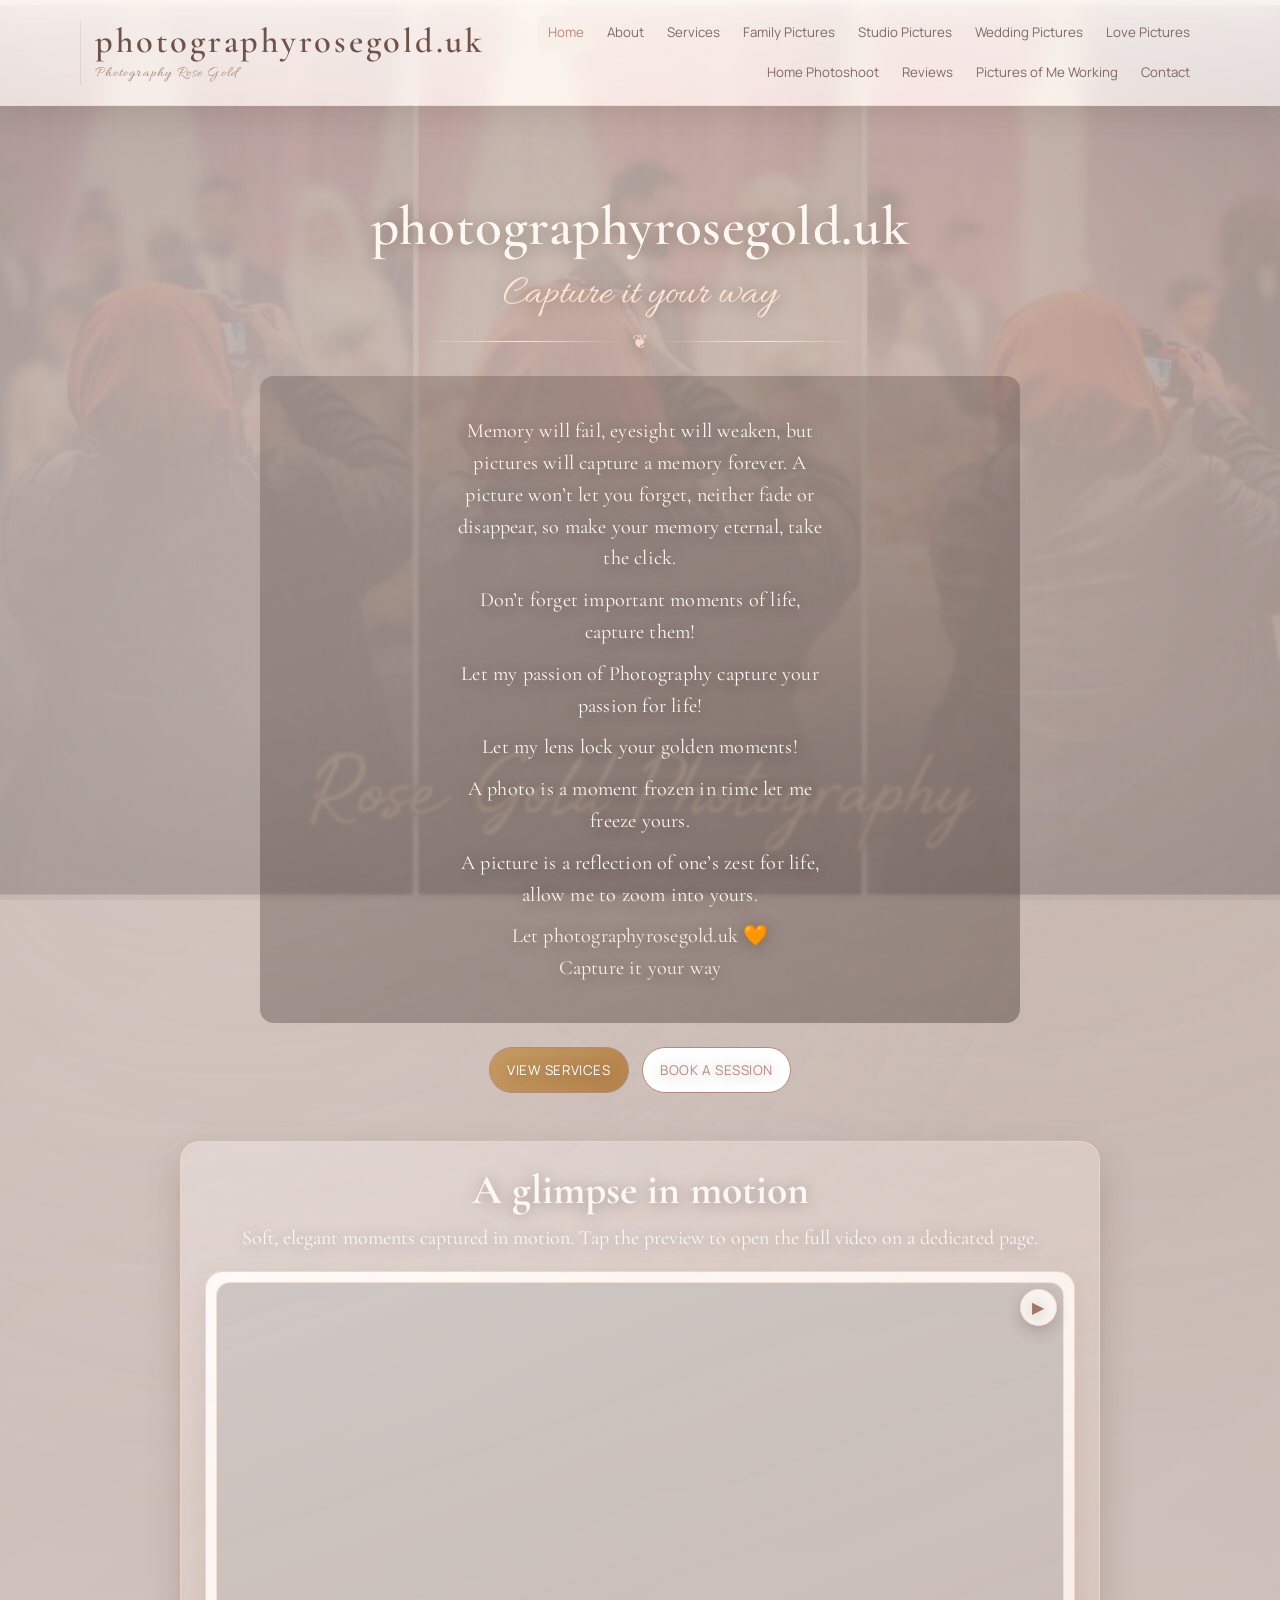
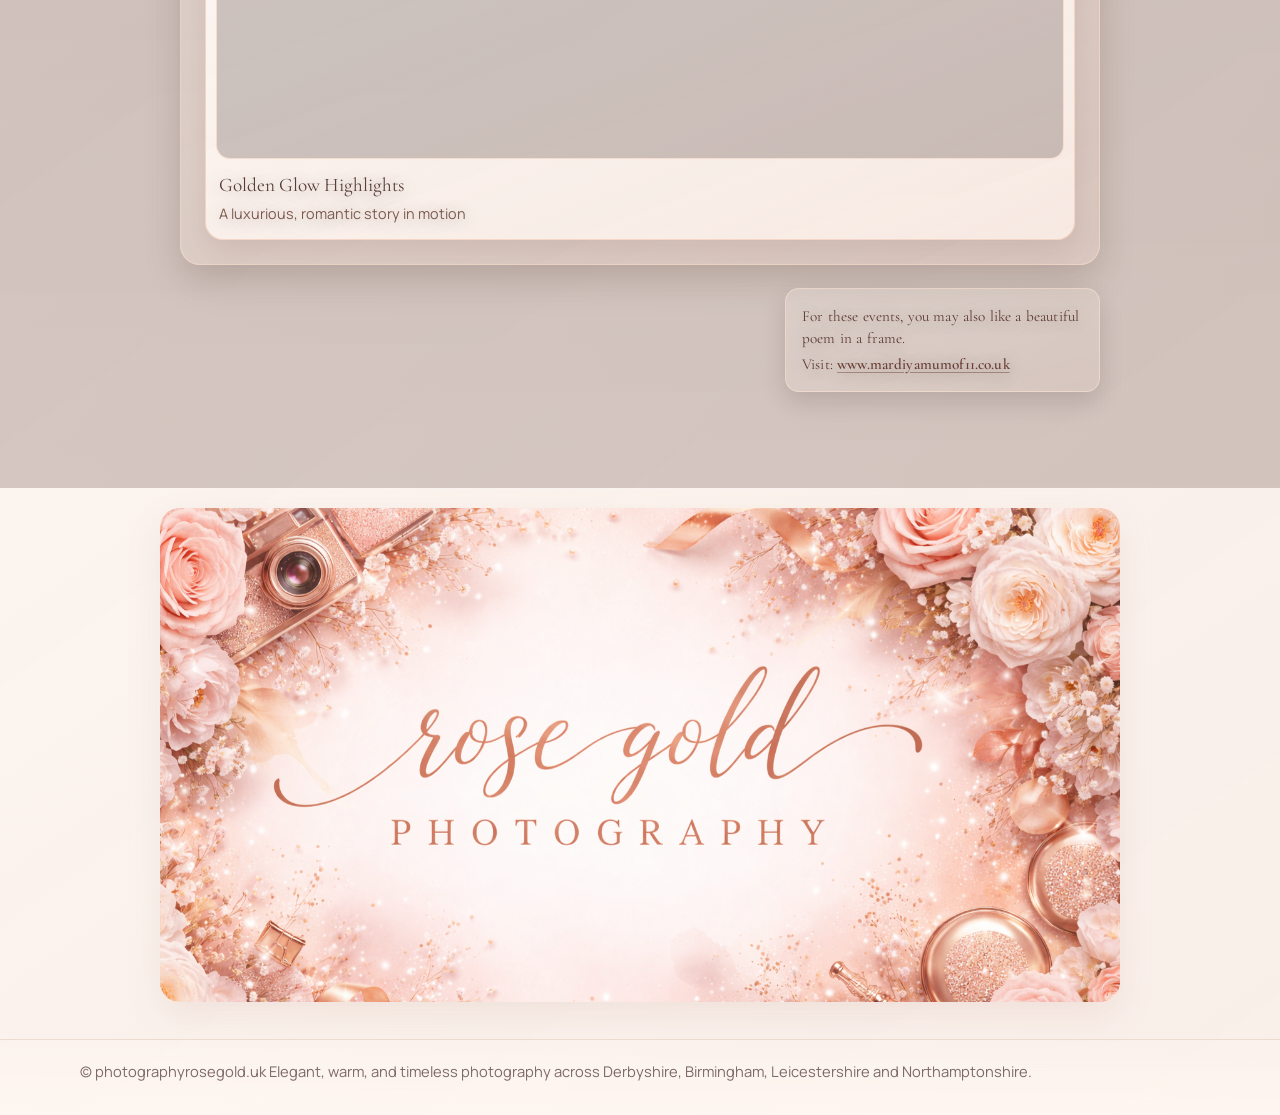
<file: index.html>
<!doctype html>
<html lang="en">
<head>
  <meta charset="utf-8" />
  <meta name="viewport" content="width=device-width, initial-scale=1" />
  <title>Home | photographyrosegold.uk</title>
  <meta name="description" content="Elegant photography website for photographyrosegold.uk." />
  <link rel="preconnect" href="https://fonts.googleapis.com" />
  <link rel="preconnect" href="https://fonts.gstatic.com" crossorigin />
  <link href="https://fonts.googleapis.com/css2?family=Allura&family=Cormorant+Garamond:wght@400;500;600;700&family=Manrope:wght@400;500;600&display=swap" rel="stylesheet" />
  <link rel="stylesheet" href="styles.css" />
</head>
<body>
  <header class="site-header">
    <div class="container header-inner">
      <a class="brand" href="index.html" aria-label="photographyrosegold.uk home">
        <span class="brand-text">
          <span class="brand-name">photographyrosegold.uk</span>
          <span class="brand-tagline">Photography Rose Gold</span>
        </span>
      </a>
      <button class="menu-button" type="button" aria-label="Toggle menu" aria-controls="site-nav" aria-expanded="false">☰</button>
      <nav id="site-nav" class="nav-wrap" aria-label="Primary navigation">
        <ul class="nav-list">
          <li><a href="index.html" aria-current="page">Home</a></li>
<li><a href="about.html">About</a></li>
<li><a href="services.html">Services</a></li>
<li><a href="family-pictures.html">Family Pictures</a></li>
<li><a href="studio-pictures.html">Studio Pictures</a></li>
<li><a href="wedding-pictures.html">Wedding Pictures</a></li>
<li><a href="love-pictures.html">Love Pictures</a></li>
<li><a href="home-photoshoot.html">Home Photoshoot</a></li>
<li><a href="reviews.html">Reviews</a></li>
<li><a href="pictures-of-me-working.html">Pictures of Me Working</a></li>
<li><a href="contact.html">Contact</a></li>
        </ul>
      </nav>
    </div>
  </header>
  <main>

<section class="hero">
  <div class="container hero-content">
    <h1>photographyrosegold.uk</h1>
    <p class="hero-script">Capture it your way</p>
    <div class="hero-flourish" aria-hidden="true">❦</div>
    <div class="hero-copy">
      <p class="hero-poem">Memory will fail, eyesight will weaken, but pictures will capture a memory forever. A picture won’t let you forget, neither fade or disappear, so make your memory eternal, take the click.</p>
      <p>Don’t forget important moments of life, capture them!</p>
      <p>Let my passion of Photography capture your passion for life!</p>
      <p>Let my lens lock your golden moments!</p>
      <p>A photo is a moment frozen in time let me freeze yours.</p>
      <p>A picture is a reflection of one’s zest for life, allow me to zoom into yours.</p>
      <p class="signature-line">Let photographyrosegold.uk 🧡<br />Capture it your way</p>
    </div>
    <div class="button-row">
      <a class="btn btn-primary" href="services.html">View Services</a>
      <a class="btn btn-secondary" href="contact.html">Book a Session</a>
    </div>
    <section class="video-showcase" aria-label="Featured films">
      <h2>A glimpse in motion</h2>
      <p class="video-showcase-intro">Soft, elegant moments captured in motion. Tap the preview to open the full video on a dedicated page.</p>
      <div class="video-grid" data-video-grid>
        <a class="video-card" href="video.html" aria-label="Open featured video page">
          <span class="video-card-thumbnail" style="--video-thumb: url('https://i.ytimg.com/vi/_EYbESLUwtE/hqdefault.jpg');"></span>
          <span class="video-card-content">
            <span class="video-card-title">Golden Glow Highlights</span>
            <span class="video-card-subtitle">A luxurious, romantic story in motion</span>
          </span>
          <span class="video-play-icon" aria-hidden="true">▶</span>
        </a>
      </div>
    </section>

    <aside class="corner-promo" aria-label="Promotion for framed poems">
      <p>For these events, you may also like a beautiful poem in a frame.</p>
      <p>Visit: <a href="https://www.mardiyamumof11.co.uk" target="_blank" rel="noopener noreferrer">www.mardiyamumof11.co.uk</a></p>
    </aside>
  </div>
</section>

<section class="bottom-image-section" aria-label="Rose Gold ending image">
  <div class="container">
    <img class="bottom-feature-image" src="rose gold/bottom.png" alt="Rose Gold decorative image" />
  </div>
</section>

  
  

</main>
  <footer class="site-footer">
    <div class="container">© photographyrosegold.uk Elegant, warm, and timeless photography across Derbyshire, Birmingham, Leicestershire and Northamptonshire.</div>
  </footer>
  <script src="script.js"></script>
</body>
</html>
</file>
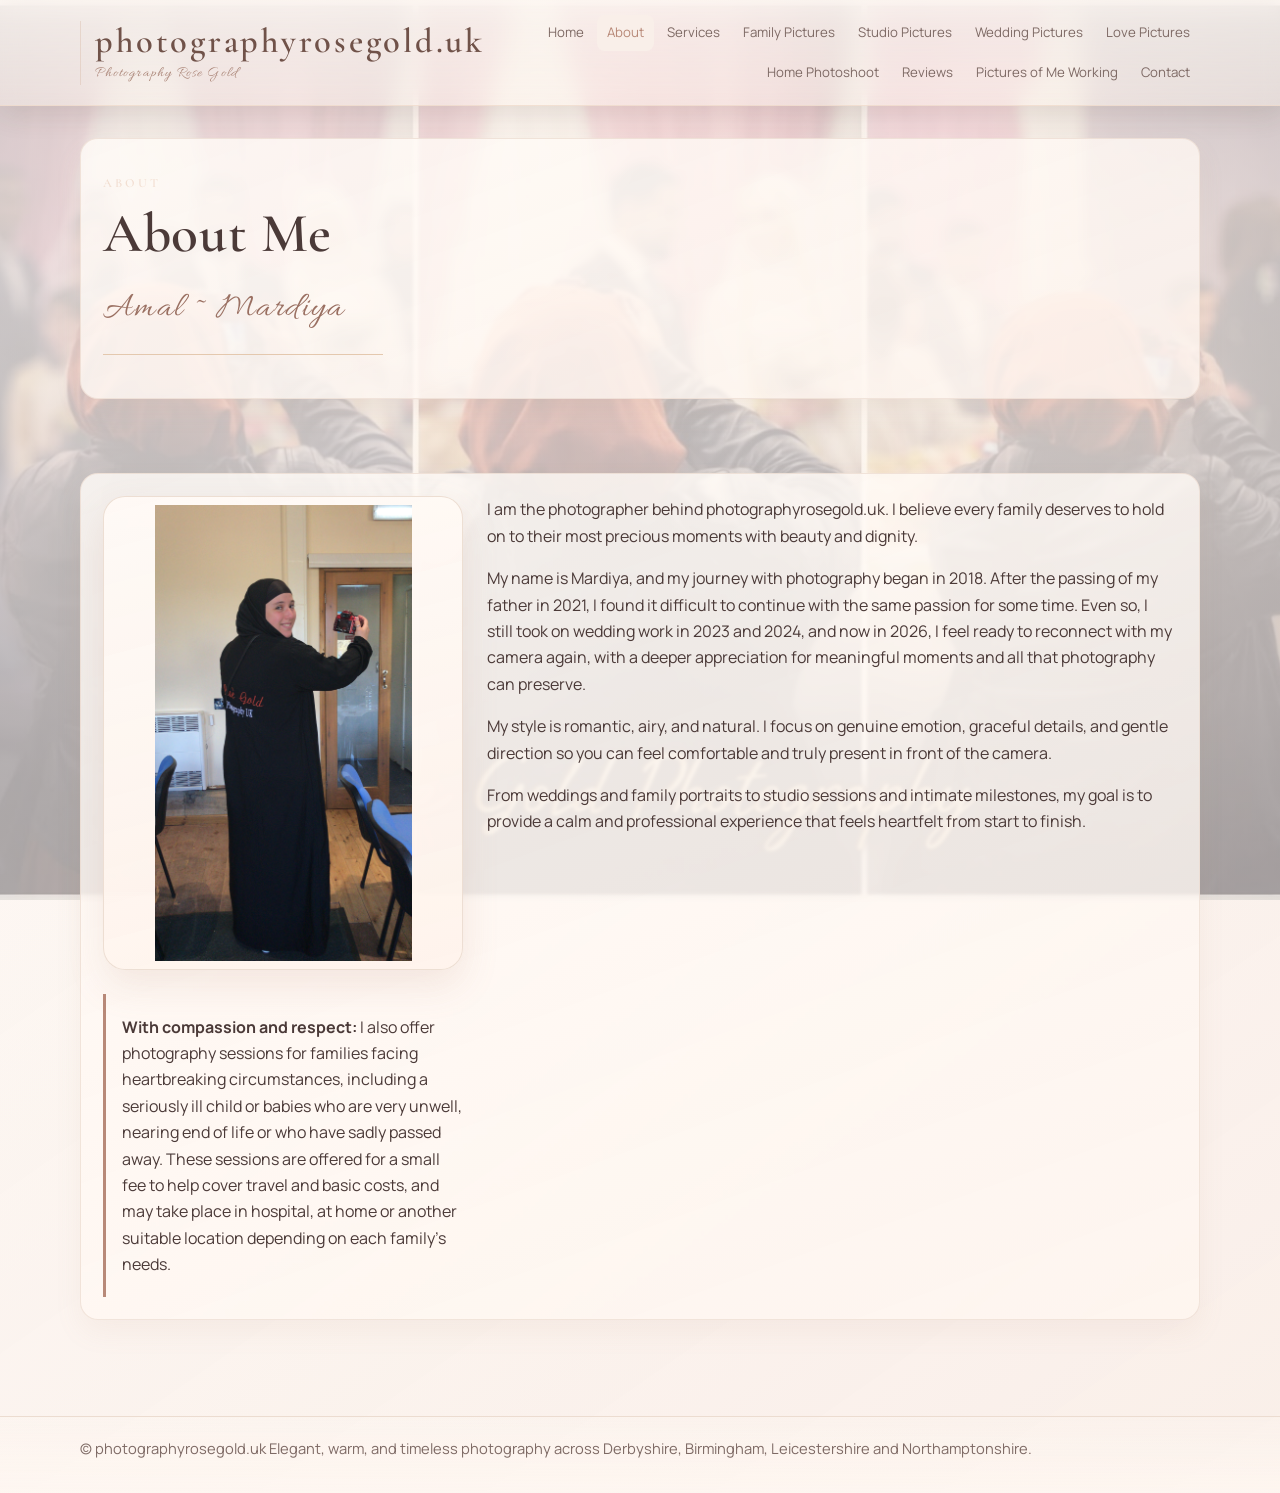
<file: about.html>
<!doctype html>
<html lang="en">
<head>
  <meta charset="utf-8" />
  <meta name="viewport" content="width=device-width, initial-scale=1" />
  <title>About | photographyrosegold.uk</title>
  <meta name="description" content="Elegant photography website for photographyrosegold.uk." />
  <link rel="preconnect" href="https://fonts.googleapis.com" />
  <link rel="preconnect" href="https://fonts.gstatic.com" crossorigin />
  <link href="https://fonts.googleapis.com/css2?family=Allura&family=Cormorant+Garamond:wght@400;500;600;700&family=Manrope:wght@400;500;600&display=swap" rel="stylesheet" />
  <link rel="stylesheet" href="styles.css" />
</head>
<body>
  <header class="site-header">
    <div class="container header-inner">
      <a class="brand" href="index.html" aria-label="photographyrosegold.uk home">
        <span class="brand-text">
          <span class="brand-name">photographyrosegold.uk</span>
          <span class="brand-tagline">Photography Rose Gold</span>
        </span>
      </a>
      <button class="menu-button" type="button" aria-label="Toggle menu" aria-controls="site-nav" aria-expanded="false">☰</button>
      <nav id="site-nav" class="nav-wrap" aria-label="Primary navigation">
        <ul class="nav-list">
          <li><a href="index.html">Home</a></li>
<li><a href="about.html" aria-current="page">About</a></li>
<li><a href="services.html">Services</a></li>
<li><a href="family-pictures.html">Family Pictures</a></li>
<li><a href="studio-pictures.html">Studio Pictures</a></li>
<li><a href="wedding-pictures.html">Wedding Pictures</a></li>
<li><a href="love-pictures.html">Love Pictures</a></li>
<li><a href="home-photoshoot.html">Home Photoshoot</a></li>
<li><a href="reviews.html">Reviews</a></li>
<li><a href="pictures-of-me-working.html">Pictures of Me Working</a></li>
<li><a href="contact.html">Contact</a></li>
        </ul>
      </nav>
    </div>
  </header>
  <main>
    
<section class="page-intro">
  <div class="container">
    <p class="kicker">About</p>
    <h1>About Me</h1>
    <p class="about-name">Amal ~ Mardiya</p>
    <hr class="divider" />
  </div>
</section>
<section class="section">
  <div class="container hero-grid">
    <div class="about-profile">
      <figure class="about-portrait">
        <img class="about-portrait-image" src="rose gold/me3.jpg" alt="Portrait of Amal Mardiya while working, with her face clearly visible." loading="lazy" />
      </figure>
      <div class="about-copy">
      <p>I am the photographer behind photographyrosegold.uk. I believe every family deserves to hold on to their most precious moments with beauty and dignity.</p>
      <p>My name is Mardiya, and my journey with photography began in 2018. After the passing of my father in 2021, I found it difficult to continue with the same passion for some time. Even so, I still took on wedding work in 2023 and 2024, and now in 2026, I feel ready to reconnect with my camera again, with a deeper appreciation for meaningful moments and all that photography can preserve.</p>
      <p>My style is romantic, airy, and natural. I focus on genuine emotion, graceful details, and gentle direction so you can feel comfortable and truly present in front of the camera.</p>
      <p>From weddings and family portraits to studio sessions and intimate milestones, my goal is to provide a calm and professional experience that feels heartfelt from start to finish.</p>
      </div>
      <div class="note">
        <p><strong>With compassion and respect:</strong> I also offer photography sessions for families facing heartbreaking circumstances, including a seriously ill child or babies who are very unwell, nearing end of life or who have sadly passed away. These sessions are offered for a small fee to help cover travel and basic costs, and may take place in hospital, at home or another suitable location depending on each family's needs.</p>
      </div>
    </div>
  </div>
</section>

  </main>
  <footer class="site-footer">
    <div class="container">© photographyrosegold.uk Elegant, warm, and timeless photography across Derbyshire, Birmingham, Leicestershire and Northamptonshire.</div>
  </footer>
  <script src="script.js"></script>
</body>
</html>
</file>
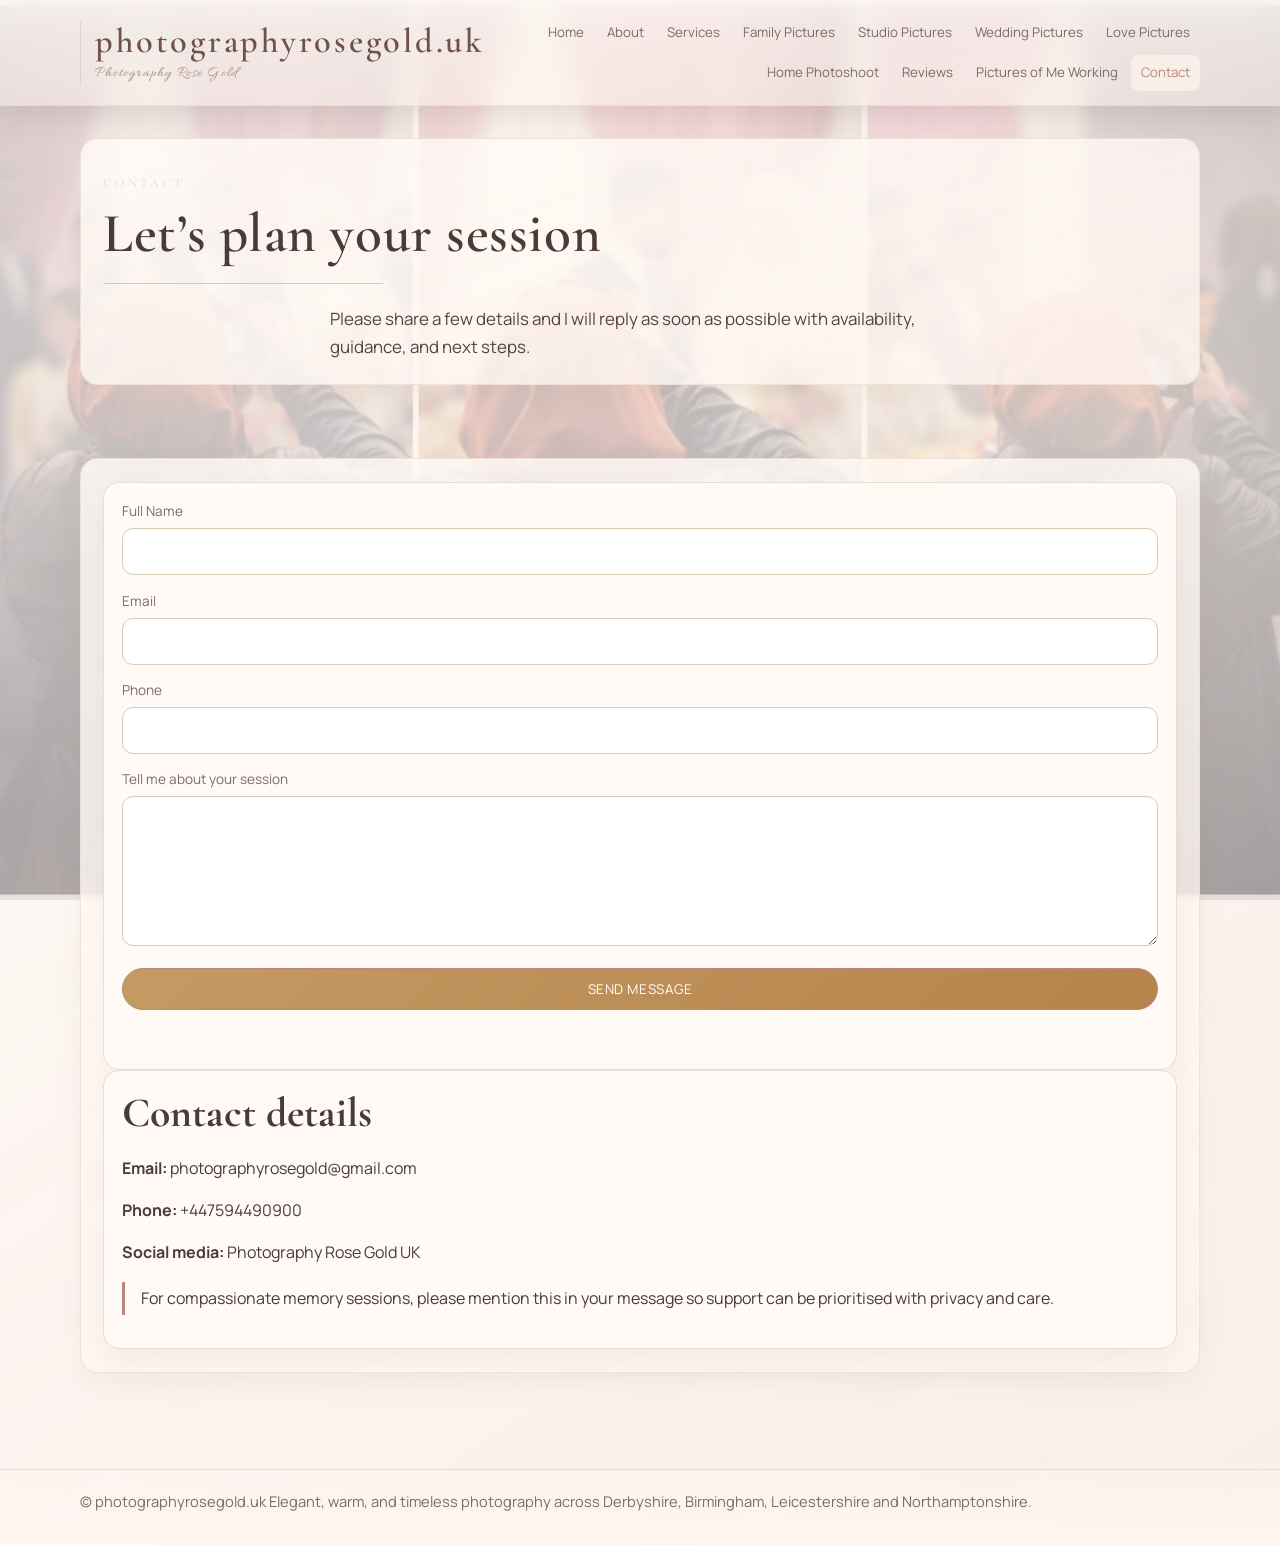
<file: contact.html>
<!doctype html>
<html lang="en">
<head>
  <meta charset="utf-8" />
  <meta name="viewport" content="width=device-width, initial-scale=1" />
  <title>Contact | photographyrosegold.uk</title>
  <meta name="description" content="Elegant photography website for photographyrosegold.uk." />
  <link rel="preconnect" href="https://fonts.googleapis.com" />
  <link rel="preconnect" href="https://fonts.gstatic.com" crossorigin />
  <link href="https://fonts.googleapis.com/css2?family=Allura&family=Cormorant+Garamond:wght@400;500;600;700&family=Manrope:wght@400;500;600&display=swap" rel="stylesheet" />
  <link rel="stylesheet" href="styles.css" />
</head>
<body>
  <header class="site-header">
    <div class="container header-inner">
      <a class="brand" href="index.html" aria-label="photographyrosegold.uk home">
        <span class="brand-text">
          <span class="brand-name">photographyrosegold.uk</span>
          <span class="brand-tagline">Photography Rose Gold</span>
        </span>
      </a>
      <button class="menu-button" type="button" aria-label="Toggle menu" aria-controls="site-nav" aria-expanded="false">☰</button>
      <nav id="site-nav" class="nav-wrap" aria-label="Primary navigation">
        <ul class="nav-list">
          <li><a href="index.html">Home</a></li>
<li><a href="about.html">About</a></li>
<li><a href="services.html">Services</a></li>
<li><a href="family-pictures.html">Family Pictures</a></li>
<li><a href="studio-pictures.html">Studio Pictures</a></li>
<li><a href="wedding-pictures.html">Wedding Pictures</a></li>
<li><a href="love-pictures.html">Love Pictures</a></li>
<li><a href="home-photoshoot.html">Home Photoshoot</a></li>
<li><a href="reviews.html">Reviews</a></li>
<li><a href="pictures-of-me-working.html">Pictures of Me Working</a></li>
<li><a href="contact.html" aria-current="page">Contact</a></li>
        </ul>
      </nav>
    </div>
  </header>
  <main>
    
<section class="page-intro">
  <div class="container">
    <p class="kicker">Contact</p>
    <h1>Let’s plan your session</h1>
    <hr class="divider" />
    <p class="lead">Please share a few details and I will reply as soon as possible with availability, guidance, and next steps.</p>
  </div>
</section>
<section class="section">
  <div class="container hero-grid">
    <div class="contact-box card">
      <form
        id="contact-form"
        class="form-grid"
        action="https://formsubmit.co/ajax/photographyrosegold@gmail.com"
        method="post"
        novalidate
      >
        <input type="hidden" name="_subject" value="New contact message from photographyrosegold.uk" />
        <input type="hidden" name="_template" value="table" />
        <input type="hidden" name="_captcha" value="false" />

        <div>
          <label for="name">Full Name</label>
          <input id="name" name="name" type="text" autocomplete="name" maxlength="120" required />
        </div>
        <div>
          <label for="email">Email</label>
          <input id="email" name="email" type="email" autocomplete="email" maxlength="160" required />
        </div>
        <div>
          <label for="phone">Phone</label>
          <input id="phone" name="phone" type="tel" autocomplete="tel" inputmode="tel" maxlength="40" />
        </div>
        <div>
          <label for="message">Tell me about your session</label>
          <textarea id="message" name="message" maxlength="2500" required></textarea>
        </div>

        <button class="btn btn-primary" type="submit" data-default-text="Send Message">Send Message</button>
        <p id="form-status" class="form-status" role="status" aria-live="polite"></p>
      </form>
    </div>
    <aside class="card">
      <h2>Contact details</h2>
      <p><strong>Email:</strong> photographyrosegold@gmail.com</p>
      <p><strong>Phone:</strong> +447594490900</p>
      <p><strong>Social media:</strong> Photography Rose Gold UK</p>
      <p class="note">For compassionate memory sessions, please mention this in your message so support can be prioritised with privacy and care.</p>
    </aside>
  </div>
</section>

  </main>
  <footer class="site-footer">
    <div class="container">© photographyrosegold.uk Elegant, warm, and timeless photography across Derbyshire, Birmingham, Leicestershire and Northamptonshire.</div>
  </footer>
  <script src="script.js"></script>
</body>
</html>
</file>
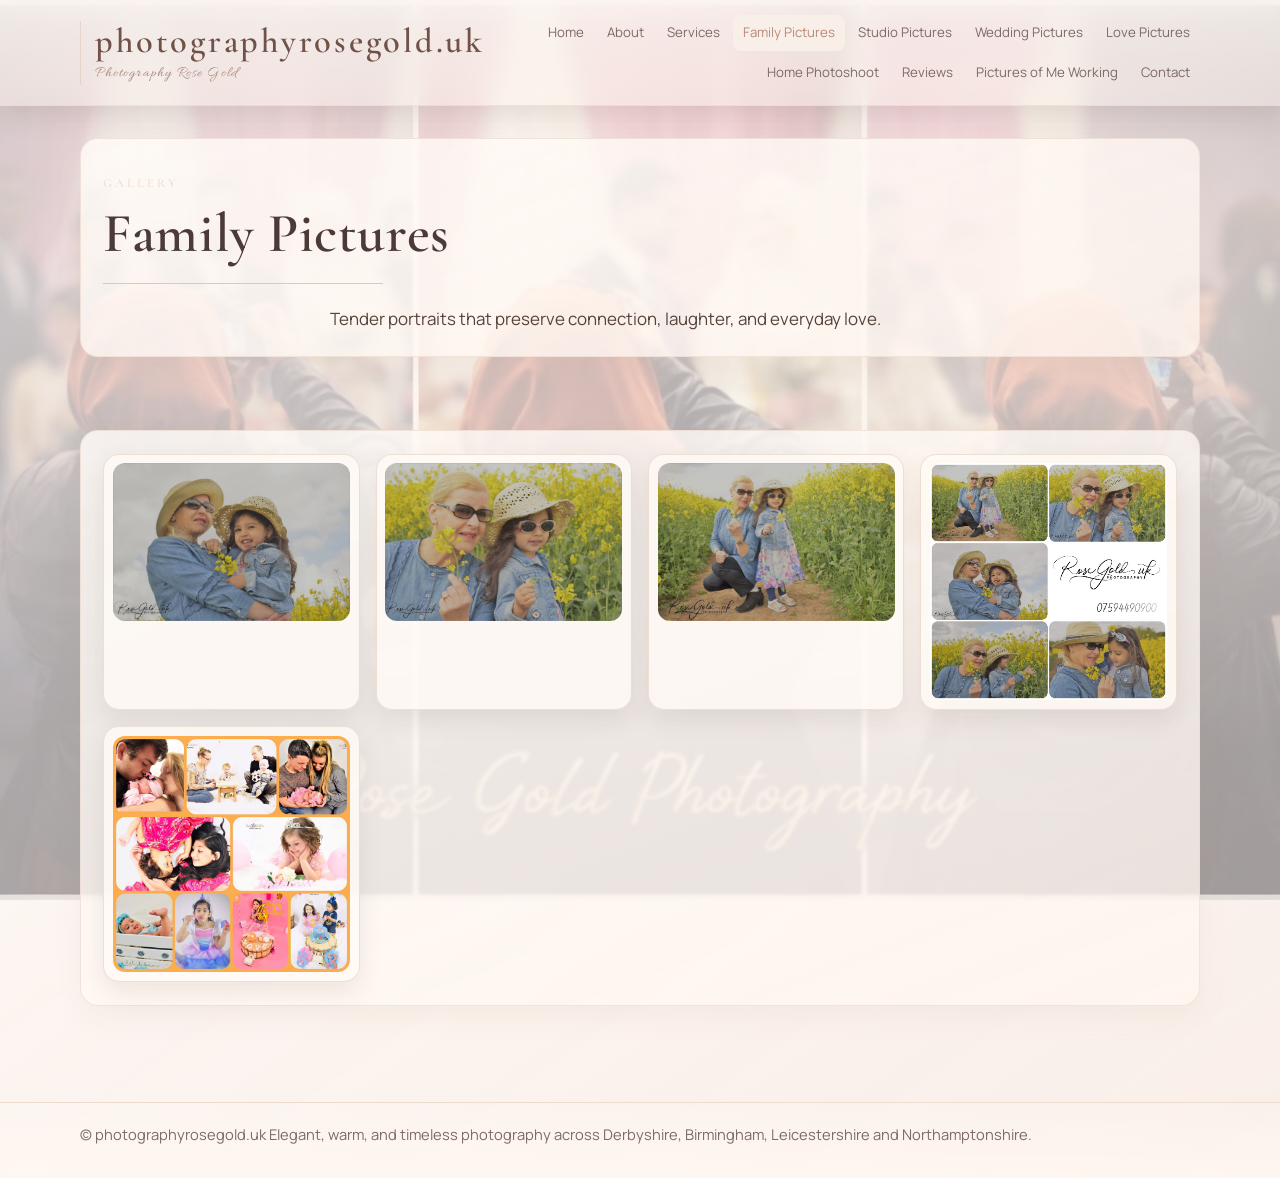
<file: family-pictures.html>
<!doctype html>
<html lang="en">
<head>
  <meta charset="utf-8" />
  <meta name="viewport" content="width=device-width, initial-scale=1" />
  <title>Family Pictures | photographyrosegold.uk</title>
  <meta name="description" content="Elegant photography website for photographyrosegold.uk." />
  <link rel="preconnect" href="https://fonts.googleapis.com" />
  <link rel="preconnect" href="https://fonts.gstatic.com" crossorigin />
  <link href="https://fonts.googleapis.com/css2?family=Allura&family=Cormorant+Garamond:wght@400;500;600;700&family=Manrope:wght@400;500;600&display=swap" rel="stylesheet" />
  <link rel="stylesheet" href="styles.css" />
</head>
<body>
  <header class="site-header">
    <div class="container header-inner">
      <a class="brand" href="index.html" aria-label="photographyrosegold.uk home">
        <span class="brand-text">
          <span class="brand-name">photographyrosegold.uk</span>
          <span class="brand-tagline">Photography Rose Gold</span>
        </span>
      </a>
      <button class="menu-button" type="button" aria-label="Toggle menu" aria-controls="site-nav" aria-expanded="false">☰</button>
      <nav id="site-nav" class="nav-wrap" aria-label="Primary navigation">
        <ul class="nav-list">
          <li><a href="index.html">Home</a></li>
<li><a href="about.html">About</a></li>
<li><a href="services.html">Services</a></li>
<li><a href="family-pictures.html" aria-current="page">Family Pictures</a></li>
<li><a href="studio-pictures.html">Studio Pictures</a></li>
<li><a href="wedding-pictures.html">Wedding Pictures</a></li>
<li><a href="love-pictures.html">Love Pictures</a></li>
<li><a href="home-photoshoot.html">Home Photoshoot</a></li>
<li><a href="reviews.html">Reviews</a></li>
<li><a href="pictures-of-me-working.html">Pictures of Me Working</a></li>
<li><a href="contact.html">Contact</a></li>
        </ul>
      </nav>
    </div>
  </header>
  <main>
    
<section class="page-intro">
  <div class="container">
    <p class="kicker">Gallery</p>
    <h1>Family Pictures</h1>
    <hr class="divider" />
    <p class="lead">Tender portraits that preserve connection, laughter, and everyday love.</p>
  </div>
</section>
<section class="section">
  <div class="container gallery" data-gallery-keyword="family">
    <p class="gallery-empty">Loading gallery...</p>
  </div>
</section>

  </main>
  <footer class="site-footer">
    <div class="container">© photographyrosegold.uk Elegant, warm, and timeless photography across Derbyshire, Birmingham, Leicestershire and Northamptonshire.</div>
  </footer>
  <script src="script.js"></script>
</body>
</html>
</file>
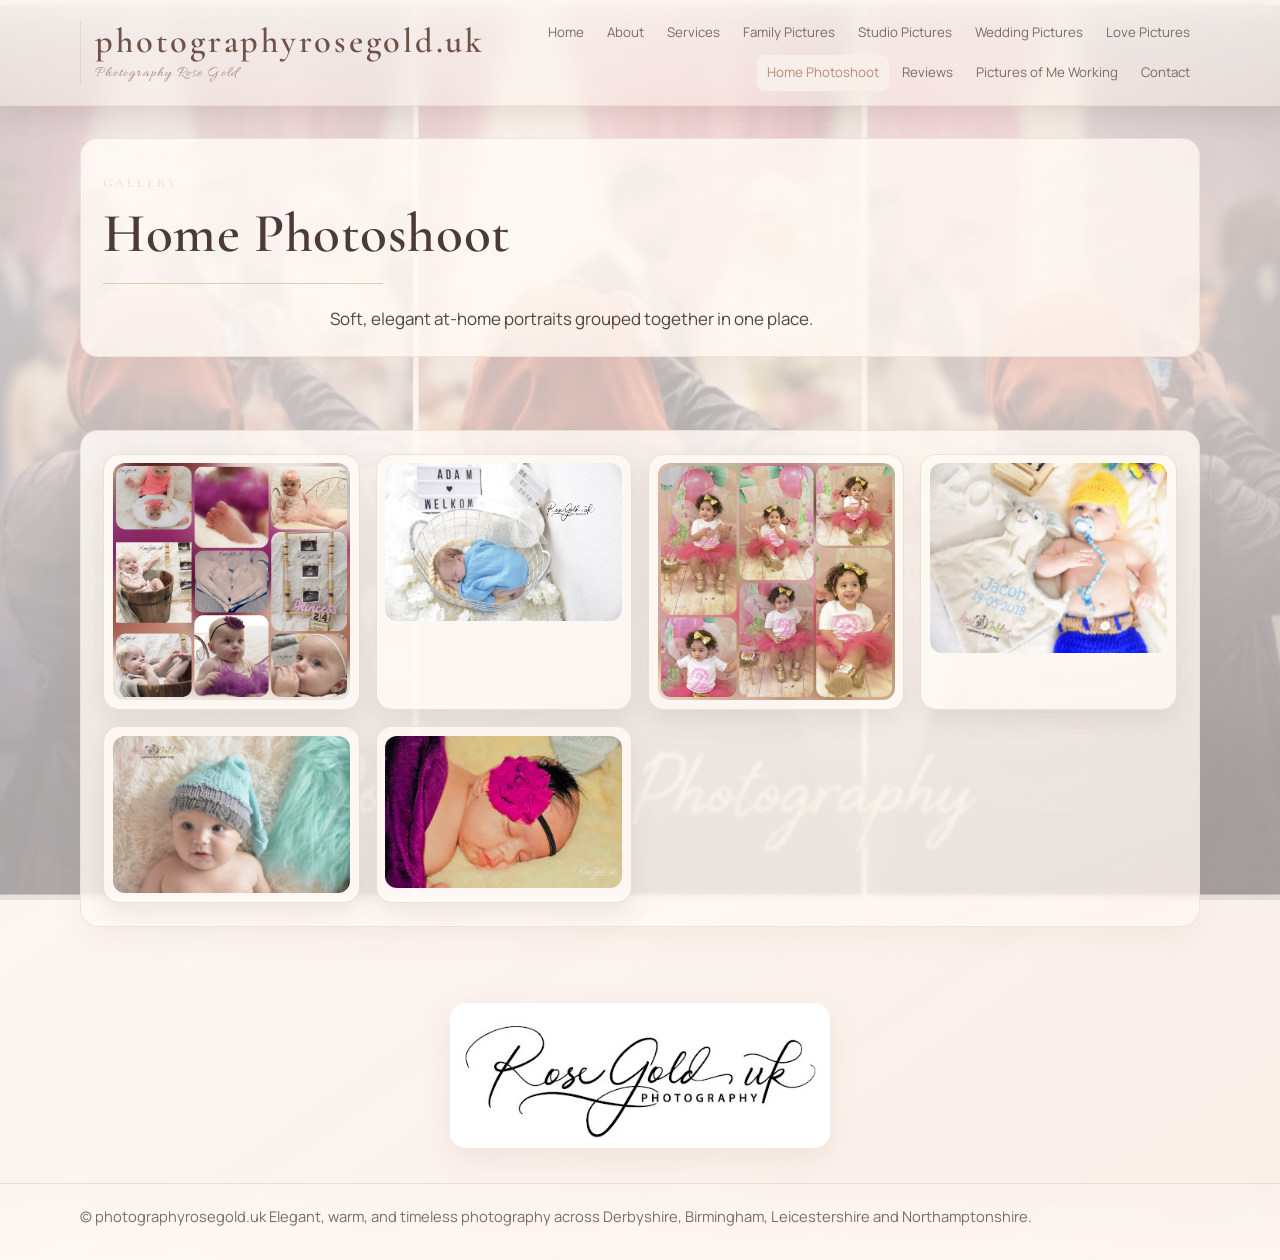
<file: home-photoshoot.html>
<!doctype html>
<html lang="en">
<head>
  <meta charset="utf-8" />
  <meta name="viewport" content="width=device-width, initial-scale=1" />
  <title>Home Photoshoot | photographyrosegold.uk</title>
  <meta name="description" content="Elegant photography website for photographyrosegold.uk." />
  <link rel="preconnect" href="https://fonts.googleapis.com" />
  <link rel="preconnect" href="https://fonts.gstatic.com" crossorigin />
  <link href="https://fonts.googleapis.com/css2?family=Allura&family=Cormorant+Garamond:wght@400;500;600;700&family=Manrope:wght@400;500;600&display=swap" rel="stylesheet" />
  <link rel="stylesheet" href="styles.css" />
</head>
<body>
  <header class="site-header">
    <div class="container header-inner">
      <a class="brand" href="index.html" aria-label="photographyrosegold.uk home">
        <span class="brand-text">
          <span class="brand-name">photographyrosegold.uk</span>
          <span class="brand-tagline">Photography Rose Gold</span>
        </span>
      </a>
      <button class="menu-button" type="button" aria-label="Toggle menu" aria-controls="site-nav" aria-expanded="false">☰</button>
      <nav id="site-nav" class="nav-wrap" aria-label="Primary navigation">
        <ul class="nav-list">
          <li><a href="index.html">Home</a></li>
<li><a href="about.html">About</a></li>
<li><a href="services.html">Services</a></li>
<li><a href="family-pictures.html">Family Pictures</a></li>
<li><a href="studio-pictures.html">Studio Pictures</a></li>
<li><a href="wedding-pictures.html">Wedding Pictures</a></li>
<li><a href="love-pictures.html">Love Pictures</a></li>
<li><a href="home-photoshoot.html" aria-current="page">Home Photoshoot</a></li>
<li><a href="reviews.html">Reviews</a></li>
<li><a href="pictures-of-me-working.html">Pictures of Me Working</a></li>
<li><a href="contact.html">Contact</a></li>
        </ul>
      </nav>
    </div>
  </header>
  <main>

<section class="page-intro">
  <div class="container">
    <p class="kicker">Gallery</p>
    <h1>Home Photoshoot</h1>
    <hr class="divider" />
    <p class="lead">Soft, elegant at-home portraits grouped together in one place.</p>
  </div>
</section>
<section class="section">
  <div class="container gallery" data-gallery-keyword="athome">
    <p class="gallery-empty">Loading gallery...</p>
  </div>
</section>
<section class="logo-bottom-section" aria-label="Rose Gold logo">
  <div class="container">
    <img class="logo-bottom-image" src="rose gold/logo 2.JPG" alt="Photography Rose Gold logo" loading="lazy" />
  </div>
</section>

  </main>
  <footer class="site-footer">
    <div class="container">© photographyrosegold.uk Elegant, warm, and timeless photography across Derbyshire, Birmingham, Leicestershire and Northamptonshire.</div>
  </footer>
  <script src="script.js"></script>
</body>
</html>
</file>
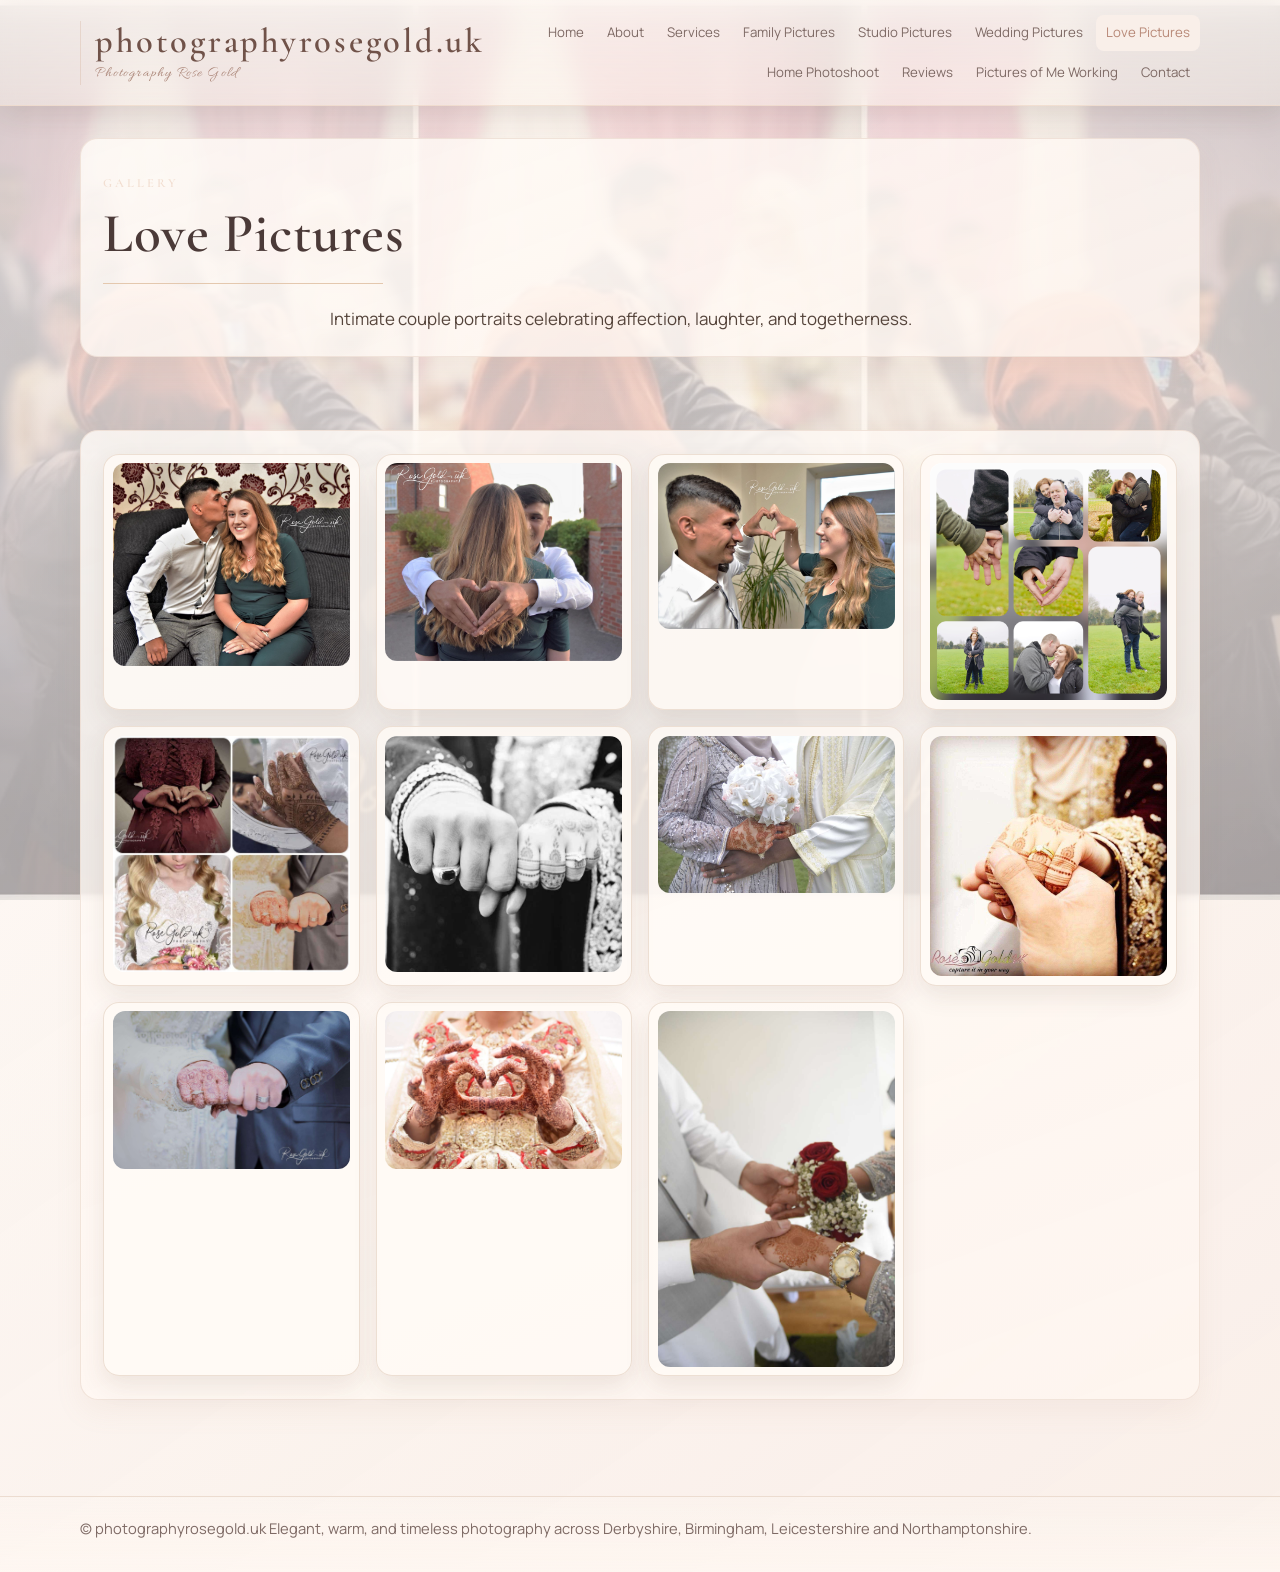
<file: love-pictures.html>
<!doctype html>
<html lang="en">
<head>
  <meta charset="utf-8" />
  <meta name="viewport" content="width=device-width, initial-scale=1" />
  <title>Love Pictures | photographyrosegold.uk</title>
  <meta name="description" content="Elegant photography website for photographyrosegold.uk." />
  <link rel="preconnect" href="https://fonts.googleapis.com" />
  <link rel="preconnect" href="https://fonts.gstatic.com" crossorigin />
  <link href="https://fonts.googleapis.com/css2?family=Allura&family=Cormorant+Garamond:wght@400;500;600;700&family=Manrope:wght@400;500;600&display=swap" rel="stylesheet" />
  <link rel="stylesheet" href="styles.css" />
</head>
<body>
  <header class="site-header">
    <div class="container header-inner">
      <a class="brand" href="index.html" aria-label="photographyrosegold.uk home">
        <span class="brand-text">
          <span class="brand-name">photographyrosegold.uk</span>
          <span class="brand-tagline">Photography Rose Gold</span>
        </span>
      </a>
      <button class="menu-button" type="button" aria-label="Toggle menu" aria-controls="site-nav" aria-expanded="false">☰</button>
      <nav id="site-nav" class="nav-wrap" aria-label="Primary navigation">
        <ul class="nav-list">
          <li><a href="index.html">Home</a></li>
<li><a href="about.html">About</a></li>
<li><a href="services.html">Services</a></li>
<li><a href="family-pictures.html">Family Pictures</a></li>
<li><a href="studio-pictures.html">Studio Pictures</a></li>
<li><a href="wedding-pictures.html">Wedding Pictures</a></li>
<li><a href="love-pictures.html" aria-current="page">Love Pictures</a></li>
<li><a href="home-photoshoot.html">Home Photoshoot</a></li>
<li><a href="reviews.html">Reviews</a></li>
<li><a href="pictures-of-me-working.html">Pictures of Me Working</a></li>
<li><a href="contact.html">Contact</a></li>
        </ul>
      </nav>
    </div>
  </header>
  <main>
    
<section class="page-intro">
  <div class="container">
    <p class="kicker">Gallery</p>
    <h1>Love Pictures</h1>
    <hr class="divider" />
    <p class="lead">Intimate couple portraits celebrating affection, laughter, and togetherness.</p>
  </div>
</section>
<section class="section">
  <div class="container gallery" data-gallery-keyword="love">
    <p class="gallery-empty">Loading gallery...</p>
  </div>
</section>

  </main>
  <footer class="site-footer">
    <div class="container">© photographyrosegold.uk Elegant, warm, and timeless photography across Derbyshire, Birmingham, Leicestershire and Northamptonshire.</div>
  </footer>
  <script src="script.js"></script>
</body>
</html>
</file>
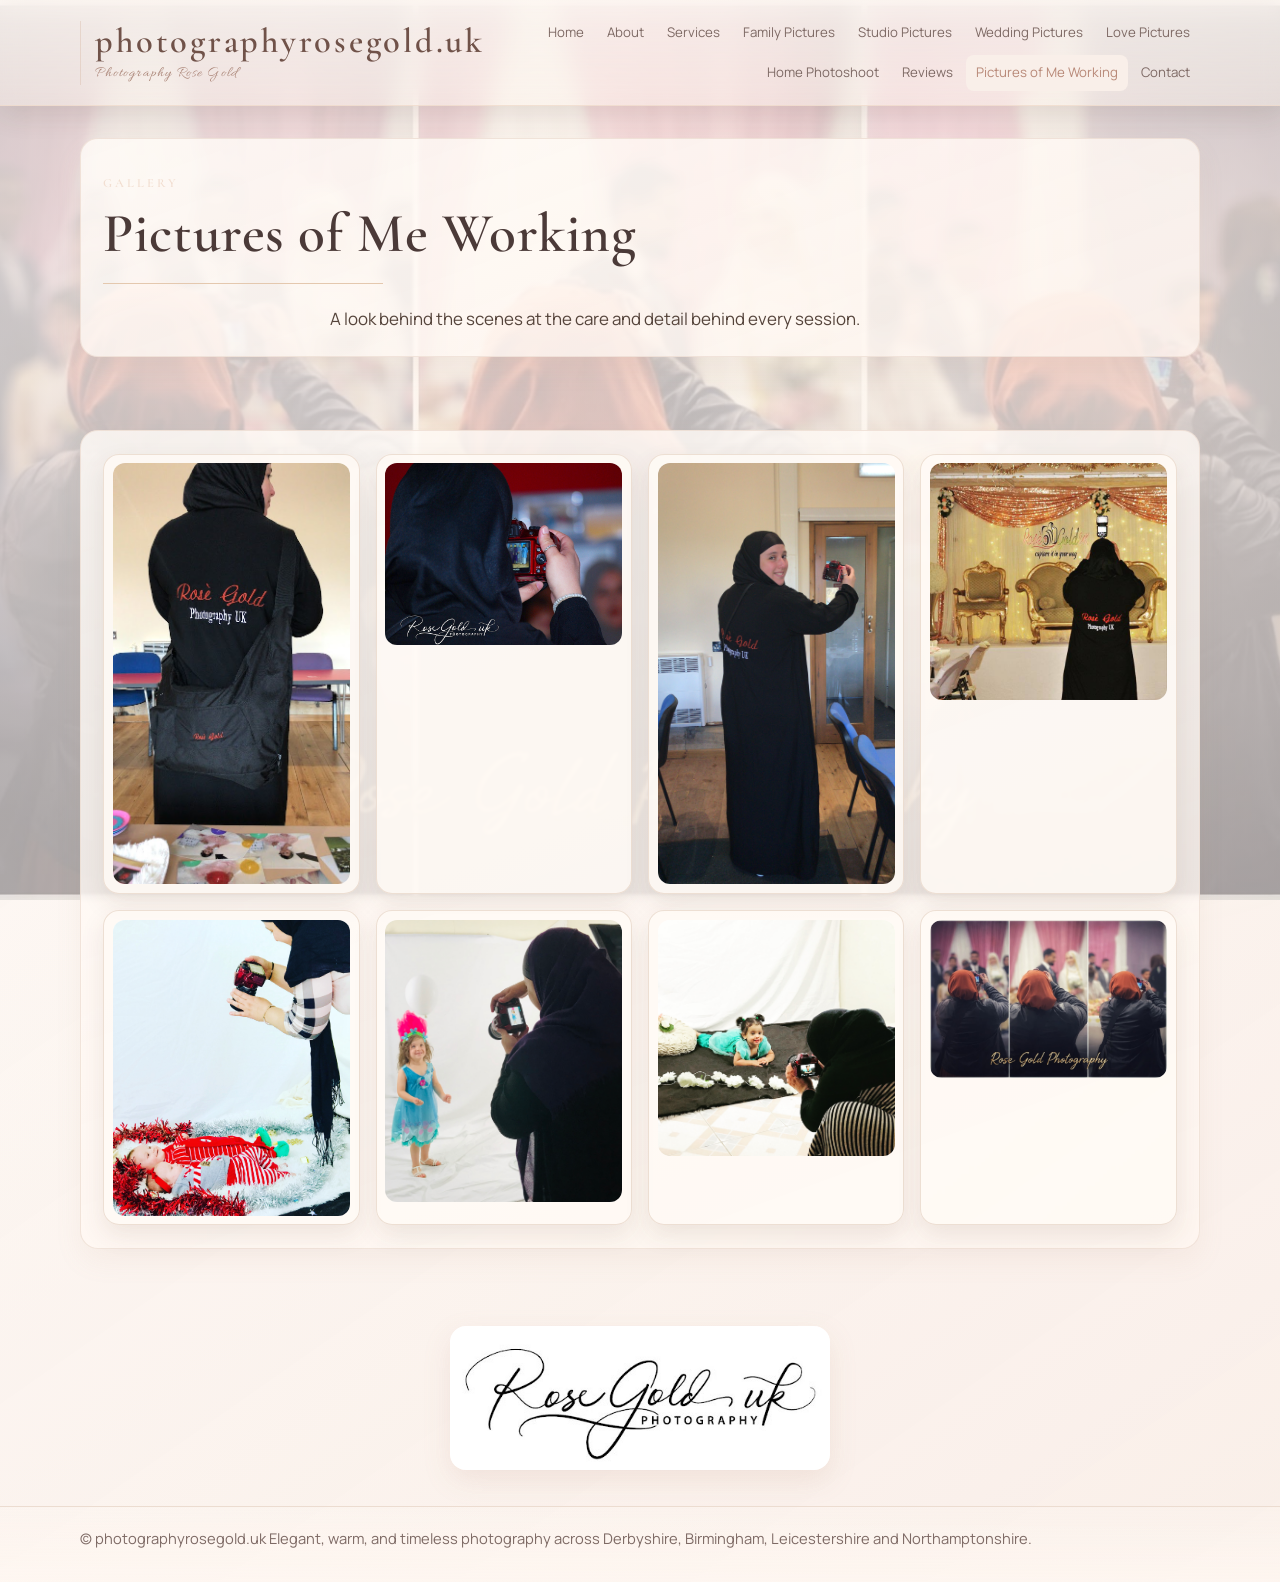
<file: pictures-of-me-working.html>
<!doctype html>
<html lang="en">
<head>
  <meta charset="utf-8" />
  <meta name="viewport" content="width=device-width, initial-scale=1" />
  <title>Pictures of Me Working | photographyrosegold.uk</title>
  <meta name="description" content="Elegant photography website for photographyrosegold.uk." />
  <link rel="preconnect" href="https://fonts.googleapis.com" />
  <link rel="preconnect" href="https://fonts.gstatic.com" crossorigin />
  <link href="https://fonts.googleapis.com/css2?family=Allura&family=Cormorant+Garamond:wght@400;500;600;700&family=Manrope:wght@400;500;600&display=swap" rel="stylesheet" />
  <link rel="stylesheet" href="styles.css" />
</head>
<body>
  <header class="site-header">
    <div class="container header-inner">
      <a class="brand" href="index.html" aria-label="photographyrosegold.uk home">
        <span class="brand-text">
          <span class="brand-name">photographyrosegold.uk</span>
          <span class="brand-tagline">Photography Rose Gold</span>
        </span>
      </a>
      <button class="menu-button" type="button" aria-label="Toggle menu" aria-controls="site-nav" aria-expanded="false">☰</button>
      <nav id="site-nav" class="nav-wrap" aria-label="Primary navigation">
        <ul class="nav-list">
          <li><a href="index.html">Home</a></li>
<li><a href="about.html">About</a></li>
<li><a href="services.html">Services</a></li>
<li><a href="family-pictures.html">Family Pictures</a></li>
<li><a href="studio-pictures.html">Studio Pictures</a></li>
<li><a href="wedding-pictures.html">Wedding Pictures</a></li>
<li><a href="love-pictures.html">Love Pictures</a></li>
<li><a href="home-photoshoot.html">Home Photoshoot</a></li>
<li><a href="reviews.html">Reviews</a></li>
<li><a href="pictures-of-me-working.html" aria-current="page">Pictures of Me Working</a></li>
<li><a href="contact.html">Contact</a></li>
        </ul>
      </nav>
    </div>
  </header>
  <main>
    
<section class="page-intro">
  <div class="container">
    <p class="kicker">Gallery</p>
    <h1>Pictures of Me Working</h1>
    <hr class="divider" />
    <p class="lead">A look behind the scenes at the care and detail behind every session.</p>
  </div>
</section>
<section class="section">
  <div class="container gallery" data-gallery-keyword="me">
    <p class="gallery-empty">Loading gallery...</p>
  </div>
</section>
<section class="logo-bottom-section" aria-label="Rose Gold logo">
  <div class="container">
    <img class="logo-bottom-image" src="rose gold/logo 2.JPG" alt="Photography Rose Gold logo" loading="lazy" />
  </div>
</section>

  </main>
  <footer class="site-footer">
    <div class="container">© photographyrosegold.uk Elegant, warm, and timeless photography across Derbyshire, Birmingham, Leicestershire and Northamptonshire.</div>
  </footer>
  <script src="script.js"></script>
</body>
</html>
</file>
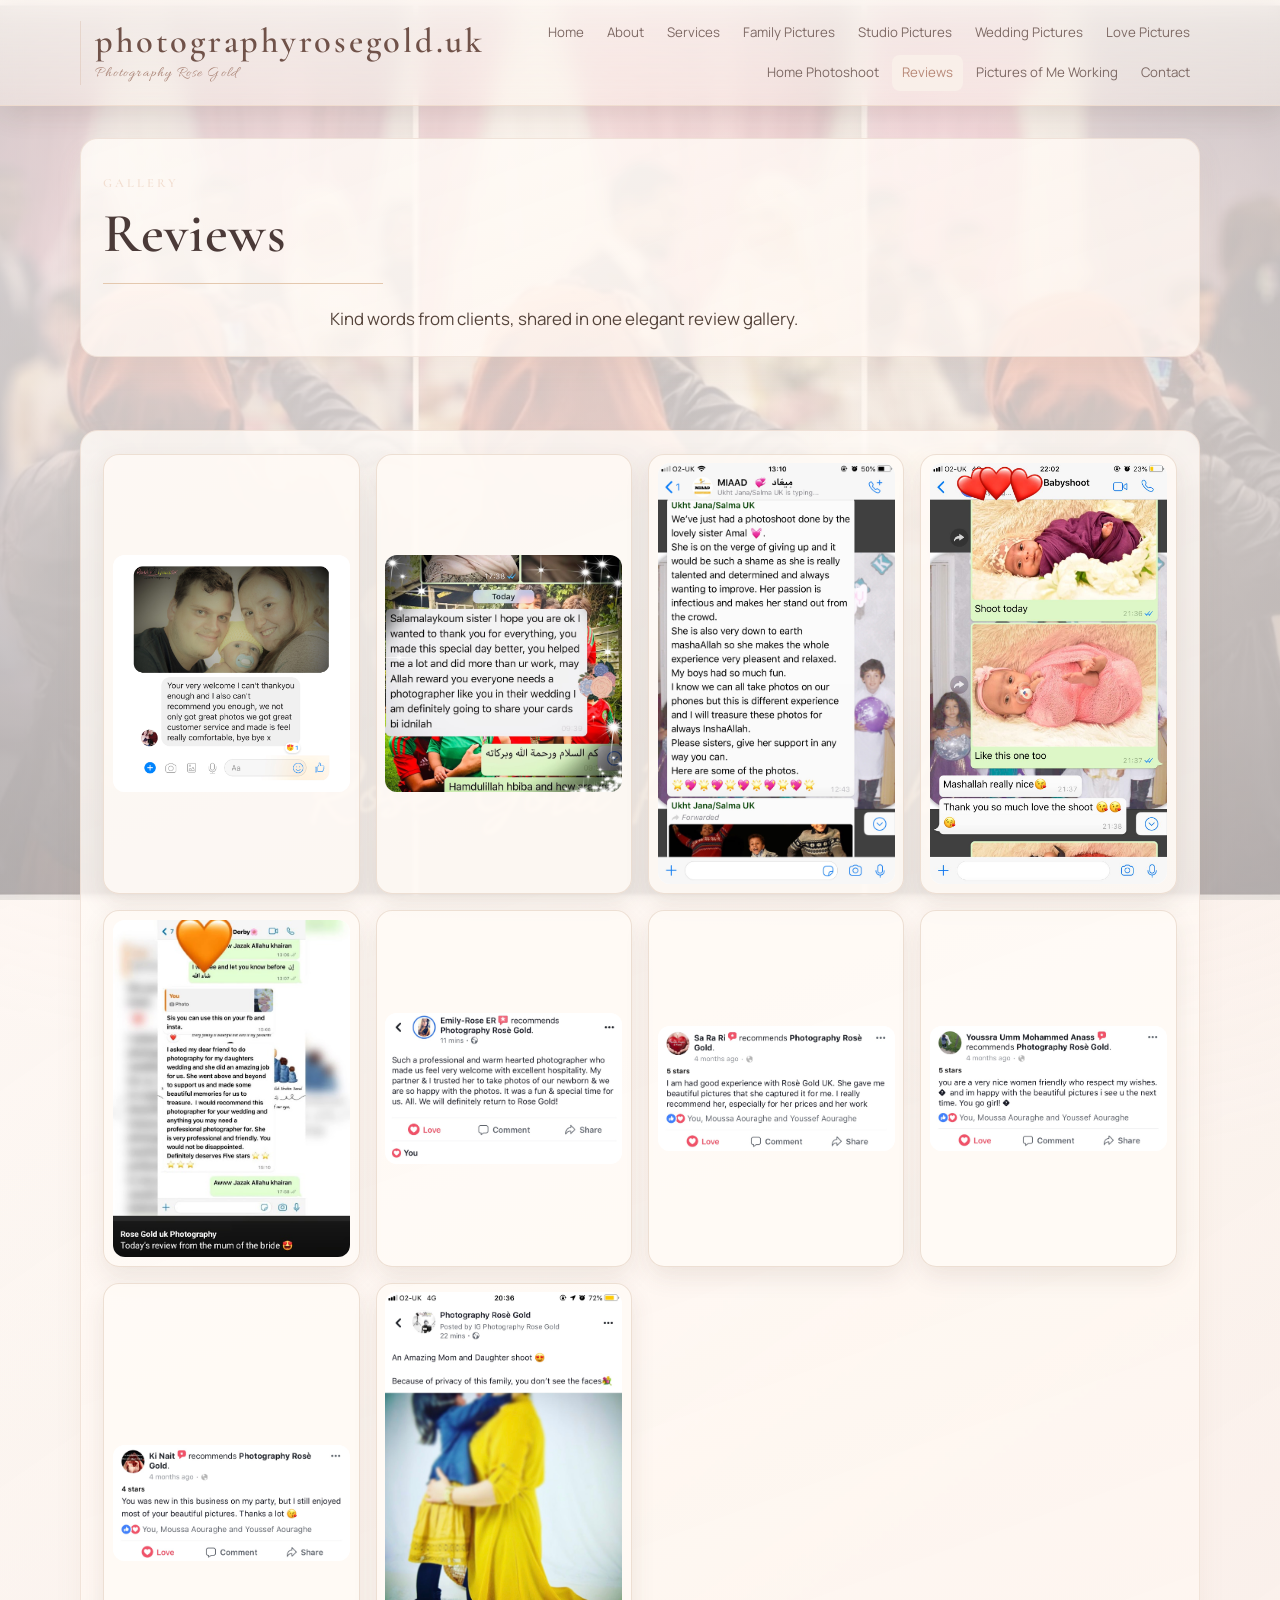
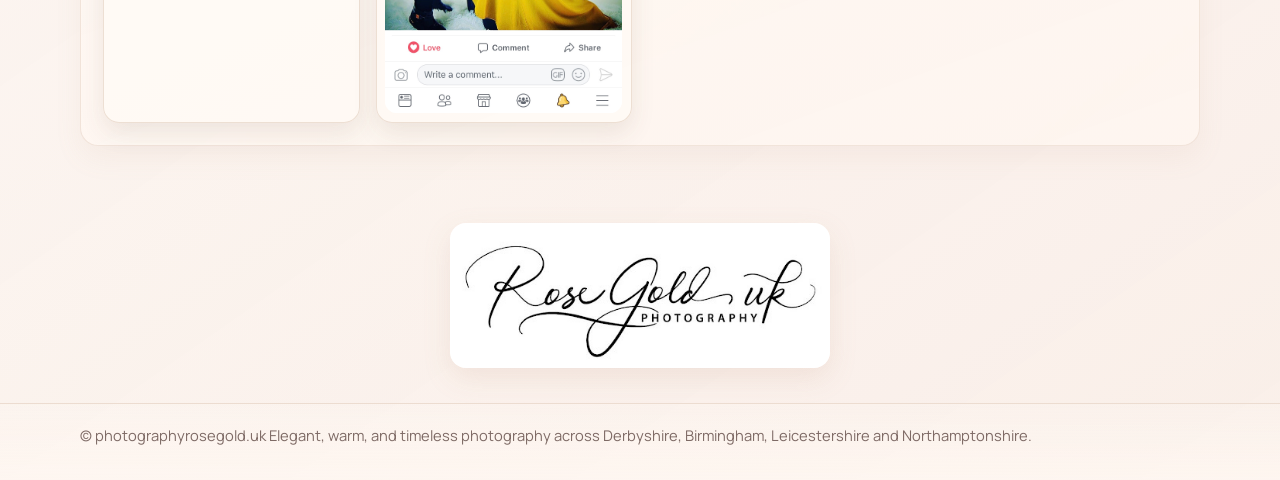
<file: reviews.html>
<!doctype html>
<html lang="en">
<head>
  <meta charset="utf-8" />
  <meta name="viewport" content="width=device-width, initial-scale=1" />
  <title>Reviews | photographyrosegold.uk</title>
  <meta name="description" content="Elegant photography website for photographyrosegold.uk." />
  <link rel="preconnect" href="https://fonts.googleapis.com" />
  <link rel="preconnect" href="https://fonts.gstatic.com" crossorigin />
  <link href="https://fonts.googleapis.com/css2?family=Allura&family=Cormorant+Garamond:wght@400;500;600;700&family=Manrope:wght@400;500;600&display=swap" rel="stylesheet" />
  <link rel="stylesheet" href="styles.css" />
</head>
<body>
  <header class="site-header">
    <div class="container header-inner">
      <a class="brand" href="index.html" aria-label="photographyrosegold.uk home">
        <span class="brand-text">
          <span class="brand-name">photographyrosegold.uk</span>
          <span class="brand-tagline">Photography Rose Gold</span>
        </span>
      </a>
      <button class="menu-button" type="button" aria-label="Toggle menu" aria-controls="site-nav" aria-expanded="false">☰</button>
      <nav id="site-nav" class="nav-wrap" aria-label="Primary navigation">
        <ul class="nav-list">
          <li><a href="index.html">Home</a></li>
<li><a href="about.html">About</a></li>
<li><a href="services.html">Services</a></li>
<li><a href="family-pictures.html">Family Pictures</a></li>
<li><a href="studio-pictures.html">Studio Pictures</a></li>
<li><a href="wedding-pictures.html">Wedding Pictures</a></li>
<li><a href="love-pictures.html">Love Pictures</a></li>
<li><a href="home-photoshoot.html">Home Photoshoot</a></li>
<li><a href="reviews.html" aria-current="page">Reviews</a></li>
<li><a href="pictures-of-me-working.html">Pictures of Me Working</a></li>
<li><a href="contact.html">Contact</a></li>
        </ul>
      </nav>
    </div>
  </header>
  <main>

<section class="page-intro">
  <div class="container">
    <p class="kicker">Gallery</p>
    <h1>Reviews</h1>
    <hr class="divider" />
    <p class="lead">Kind words from clients, shared in one elegant review gallery.</p>
  </div>
</section>
<section class="section">
  <div class="container gallery review-gallery" data-gallery-keyword="review" data-gallery-fit="contain">
    <p class="gallery-empty">Loading gallery...</p>
  </div>
</section>
<section class="logo-bottom-section" aria-label="Rose Gold logo">
  <div class="container">
    <img class="logo-bottom-image" src="rose gold/logo 2.JPG" alt="Photography Rose Gold logo" loading="lazy" />
  </div>
</section>

  </main>
  <footer class="site-footer">
    <div class="container">© photographyrosegold.uk Elegant, warm, and timeless photography across Derbyshire, Birmingham, Leicestershire and Northamptonshire.</div>
  </footer>
  <script src="script.js"></script>
</body>
</html>
</file>
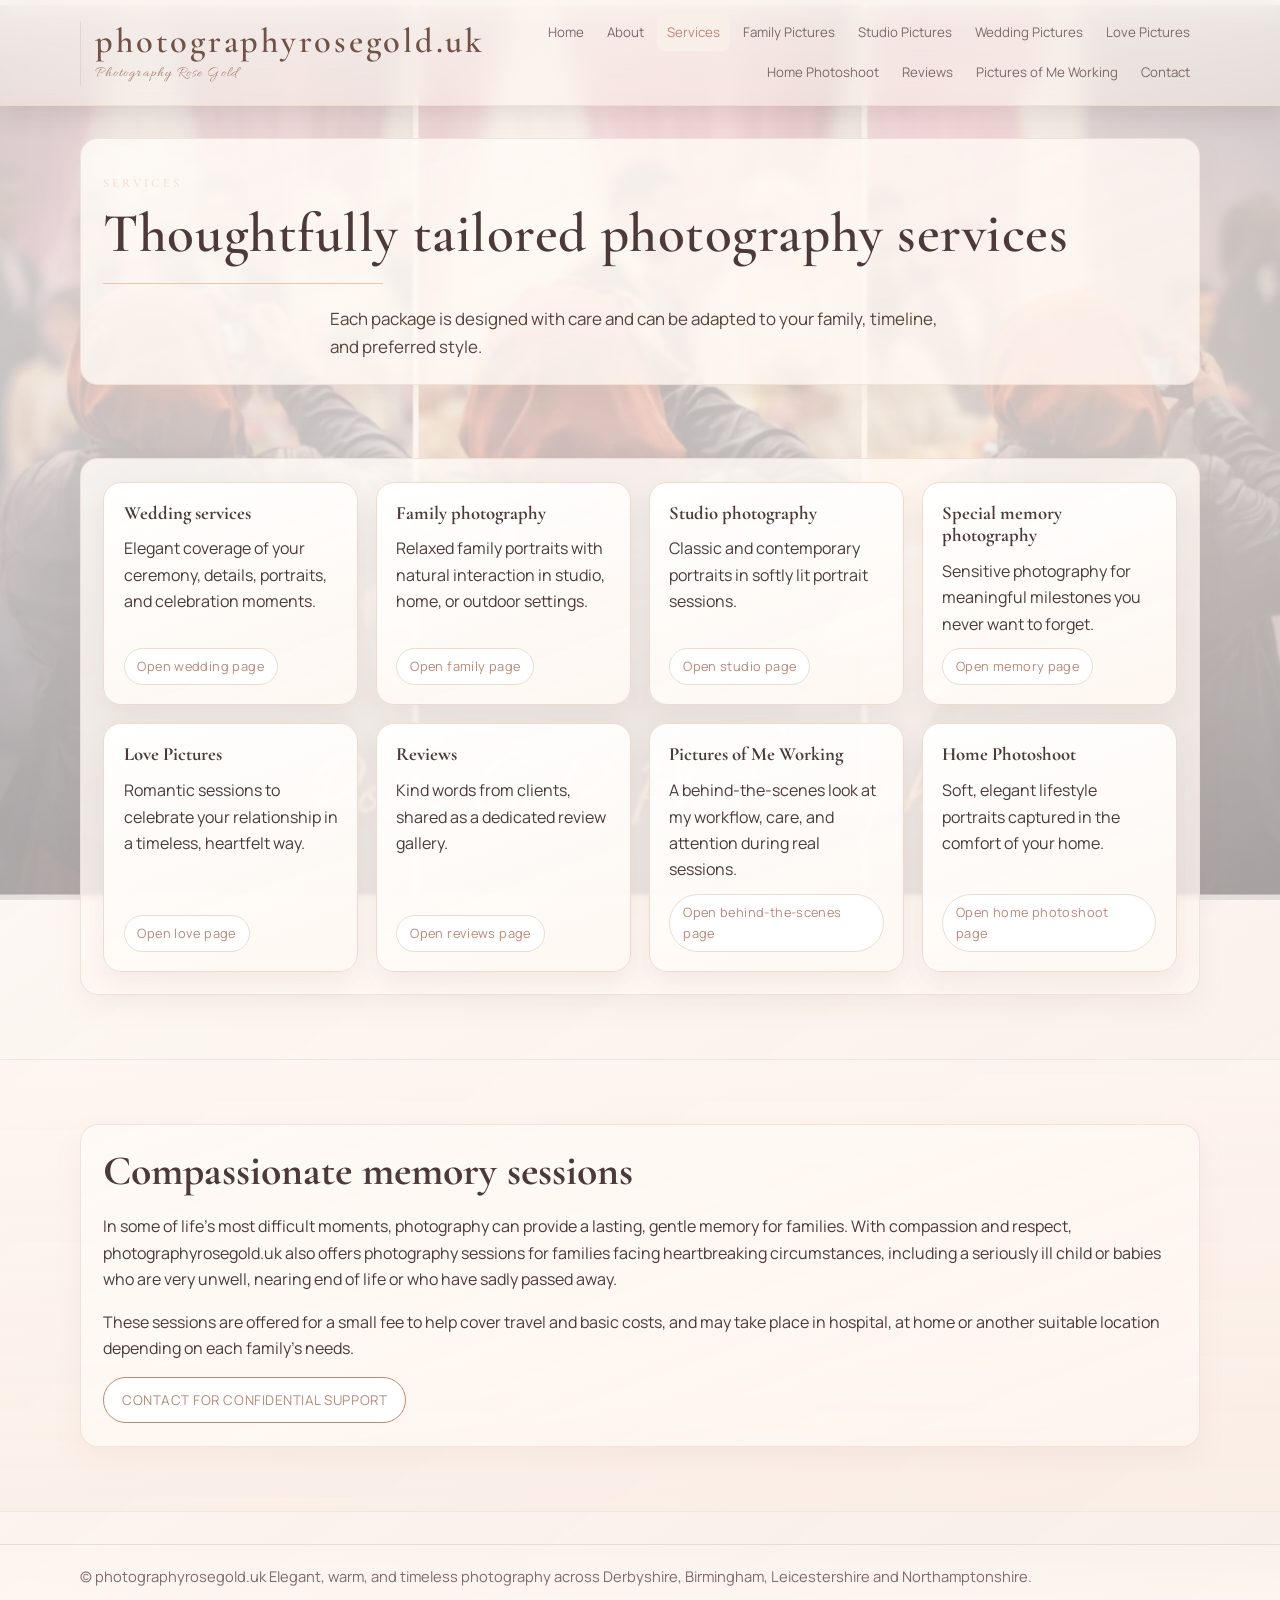
<file: services.html>
<!doctype html>
<html lang="en">
<head>
  <meta charset="utf-8" />
  <meta name="viewport" content="width=device-width, initial-scale=1" />
  <title>Services | photographyrosegold.uk</title>
  <meta name="description" content="Elegant photography website for photographyrosegold.uk." />
  <link rel="preconnect" href="https://fonts.googleapis.com" />
  <link rel="preconnect" href="https://fonts.gstatic.com" crossorigin />
  <link href="https://fonts.googleapis.com/css2?family=Allura&family=Cormorant+Garamond:wght@400;500;600;700&family=Manrope:wght@400;500;600&display=swap" rel="stylesheet" />
  <link rel="stylesheet" href="styles.css" />
</head>
<body>
  <header class="site-header">
    <div class="container header-inner">
      <a class="brand" href="index.html" aria-label="photographyrosegold.uk home">
        <span class="brand-text">
          <span class="brand-name">photographyrosegold.uk</span>
          <span class="brand-tagline">Photography Rose Gold</span>
        </span>
      </a>
      <button class="menu-button" type="button" aria-label="Toggle menu" aria-controls="site-nav" aria-expanded="false">☰</button>
      <nav id="site-nav" class="nav-wrap" aria-label="Primary navigation">
        <ul class="nav-list">
          <li><a href="index.html">Home</a></li>
<li><a href="about.html">About</a></li>
<li><a href="services.html" aria-current="page">Services</a></li>
<li><a href="family-pictures.html">Family Pictures</a></li>
<li><a href="studio-pictures.html">Studio Pictures</a></li>
<li><a href="wedding-pictures.html">Wedding Pictures</a></li>
<li><a href="love-pictures.html">Love Pictures</a></li>
<li><a href="home-photoshoot.html">Home Photoshoot</a></li>
<li><a href="reviews.html">Reviews</a></li>
<li><a href="pictures-of-me-working.html">Pictures of Me Working</a></li>
<li><a href="contact.html">Contact</a></li>
        </ul>
      </nav>
    </div>
  </header>
  <main>
    
<section class="page-intro">
  <div class="container">
    <p class="kicker">Services</p>
    <h1>Thoughtfully tailored photography services</h1>
    <hr class="divider" />
    <p class="lead">Each package is designed with care and can be adapted to your family, timeline, and preferred style.</p>
  </div>
</section>
<section class="section">
  <div class="container">
    <div class="cards service-cards" role="list" aria-label="Service gallery categories">
      <article class="card service-card service-card-trigger" role="listitem">
        <h3>Wedding services</h3>
        <p>Elegant coverage of your ceremony, details, portraits, and celebration moments.</p>
        <a class="service-link" href="wedding-pictures.html">Open wedding page</a>
      </article>
      <article class="card service-card service-card-trigger" role="listitem">
        <h3>Family photography</h3>
        <p>Relaxed family portraits with natural interaction in studio, home, or outdoor settings.</p>
        <a class="service-link" href="family-pictures.html">Open family page</a>
      </article>
      <article class="card service-card service-card-trigger" role="listitem">
        <h3>Studio photography</h3>
        <p>Classic and contemporary portraits in softly lit portrait sessions.</p>
        <a class="service-link" href="studio-pictures.html">Open studio page</a>
      </article>
      <article class="card service-card service-card-trigger" role="listitem">
        <h3>Special memory photography</h3>
        <p>Sensitive photography for meaningful milestones you never want to forget.</p>
        <a class="service-link" href="special-memory-pictures.html">Open memory page</a>
      </article>
      <article class="card service-card service-card-trigger" role="listitem">
        <h3>Love Pictures</h3>
        <p>Romantic sessions to celebrate your relationship in a timeless, heartfelt way.</p>
        <a class="service-link" href="love-pictures.html">Open love page</a>
      </article>
      <article class="card service-card service-card-trigger" role="listitem">
        <h3>Reviews</h3>
        <p>Kind words from clients, shared as a dedicated review gallery.</p>
        <a class="service-link" href="reviews.html">Open reviews page</a>
      </article>
      <article class="card service-card service-card-trigger" role="listitem">
        <h3>Pictures of Me Working</h3>
        <p>A behind-the-scenes look at my workflow, care, and attention during real sessions.</p>
        <a class="service-link" href="pictures-of-me-working.html">Open behind-the-scenes page</a>
      </article>
      <article class="card service-card service-card-trigger" role="listitem">
        <h3>Home Photoshoot</h3>
        <p>Soft, elegant lifestyle portraits captured in the comfort of your home.</p>
        <a class="service-link" href="home-photoshoot.html">Open home photoshoot page</a>
      </article>
    </div>
  </div>
</section>
<section class="section section-soft">
  <div class="container">
    <h2>Compassionate memory sessions</h2>
    <p>In some of life’s most difficult moments, photography can provide a lasting, gentle memory for families. With compassion and respect, photographyrosegold.uk also offers photography sessions for families facing heartbreaking circumstances, including a seriously ill child or babies who are very unwell, nearing end of life or who have sadly passed away.</p>
    <p>These sessions are offered for a small fee to help cover travel and basic costs, and may take place in hospital, at home or another suitable location depending on each family’s needs.</p>
    <a class="btn btn-secondary" href="contact.html">Contact for confidential support</a>
  </div>
</section>

  </main>
  <footer class="site-footer">
    <div class="container">© photographyrosegold.uk Elegant, warm, and timeless photography across Derbyshire, Birmingham, Leicestershire and Northamptonshire.</div>
  </footer>
  <script src="script.js"></script>
</body>
</html>
</file>
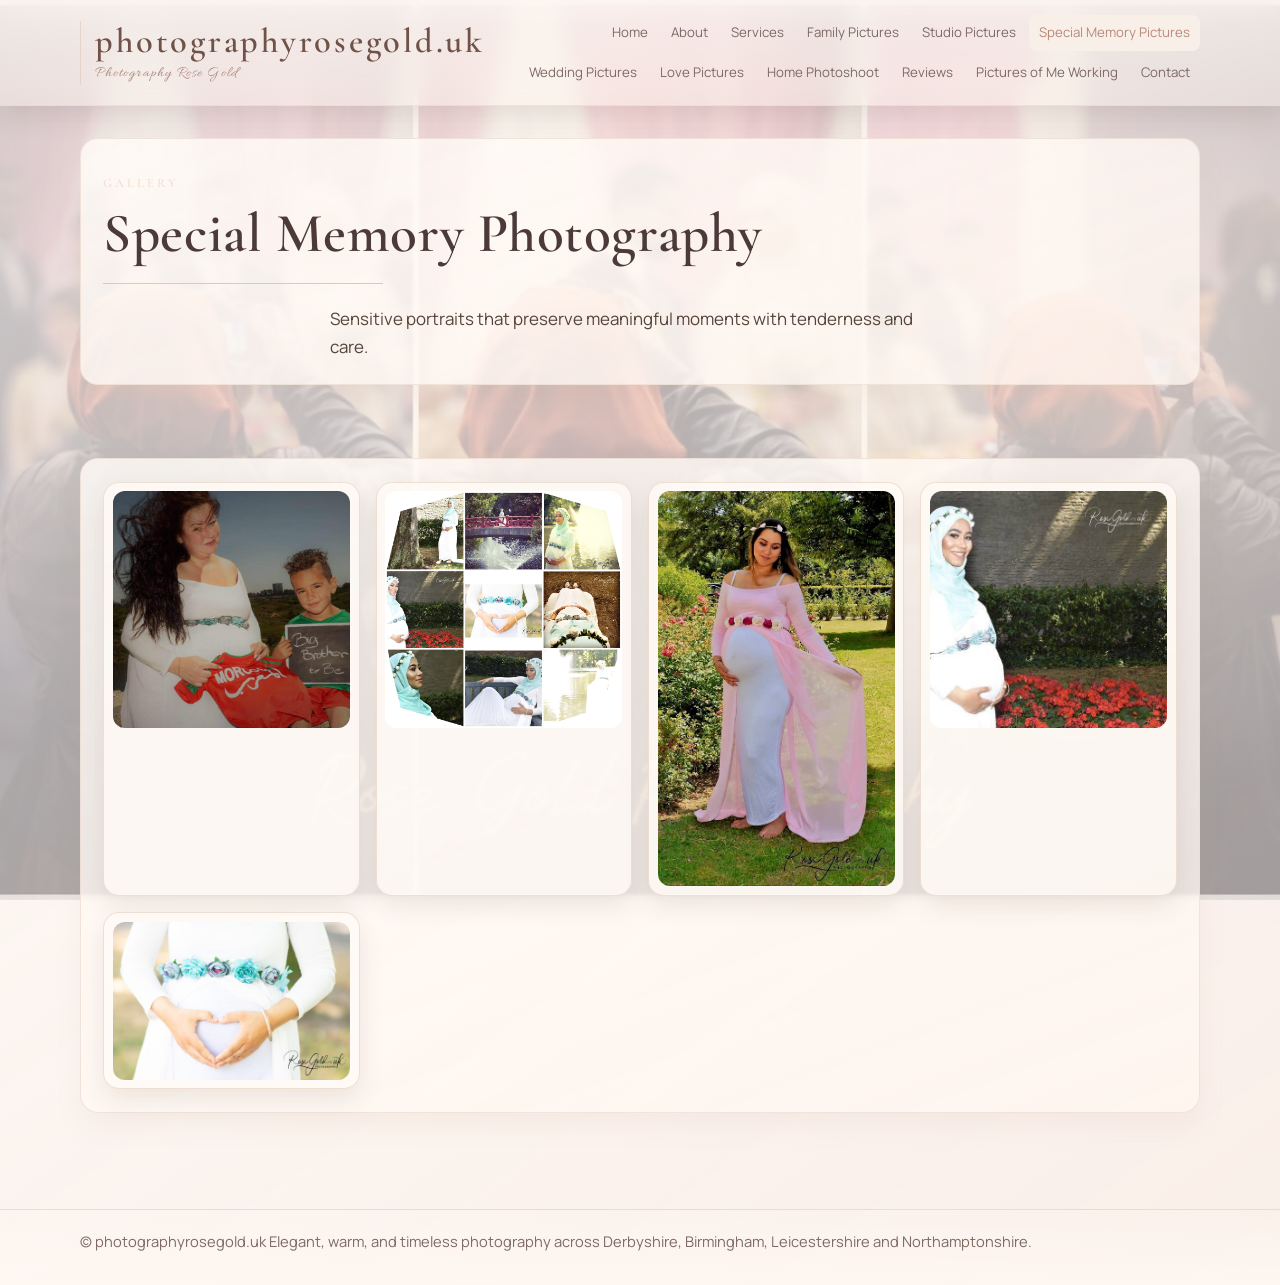
<file: special-memory-pictures.html>
<!doctype html>
<html lang="en">
<head>
  <meta charset="utf-8" />
  <meta name="viewport" content="width=device-width, initial-scale=1" />
  <title>Special Memory Photography | photographyrosegold.uk</title>
  <meta name="description" content="Elegant photography website for photographyrosegold.uk." />
  <link rel="preconnect" href="https://fonts.googleapis.com" />
  <link rel="preconnect" href="https://fonts.gstatic.com" crossorigin />
  <link href="https://fonts.googleapis.com/css2?family=Allura&family=Cormorant+Garamond:wght@400;500;600;700&family=Manrope:wght@400;500;600&display=swap" rel="stylesheet" />
  <link rel="stylesheet" href="styles.css" />
</head>
<body>
  <header class="site-header">
    <div class="container header-inner">
      <a class="brand" href="index.html" aria-label="photographyrosegold.uk home">
        <span class="brand-text">
          <span class="brand-name">photographyrosegold.uk</span>
          <span class="brand-tagline">Photography Rose Gold</span>
        </span>
      </a>
      <button class="menu-button" type="button" aria-label="Toggle menu" aria-controls="site-nav" aria-expanded="false">☰</button>
      <nav id="site-nav" class="nav-wrap" aria-label="Primary navigation">
        <ul class="nav-list">
          <li><a href="index.html">Home</a></li>
<li><a href="about.html">About</a></li>
<li><a href="services.html">Services</a></li>
<li><a href="family-pictures.html">Family Pictures</a></li>
<li><a href="studio-pictures.html">Studio Pictures</a></li>
<li><a href="special-memory-pictures.html" aria-current="page">Special Memory Pictures</a></li>
<li><a href="wedding-pictures.html">Wedding Pictures</a></li>
<li><a href="love-pictures.html">Love Pictures</a></li>
<li><a href="home-photoshoot.html">Home Photoshoot</a></li>
<li><a href="reviews.html">Reviews</a></li>
<li><a href="pictures-of-me-working.html">Pictures of Me Working</a></li>
<li><a href="contact.html">Contact</a></li>
        </ul>
      </nav>
    </div>
  </header>
  <main>
    
<section class="page-intro">
  <div class="container">
    <p class="kicker">Gallery</p>
    <h1>Special Memory Photography</h1>
    <hr class="divider" />
    <p class="lead">Sensitive portraits that preserve meaningful moments with tenderness and care.</p>
  </div>
</section>
<section class="section">
  <div class="container gallery" data-gallery-keyword="zwanger">
    <p class="gallery-empty">Loading gallery...</p>
  </div>
</section>

  </main>
  <footer class="site-footer">
    <div class="container">© photographyrosegold.uk Elegant, warm, and timeless photography across Derbyshire, Birmingham, Leicestershire and Northamptonshire.</div>
  </footer>
  <script src="script.js"></script>
</body>
</html>
</file>
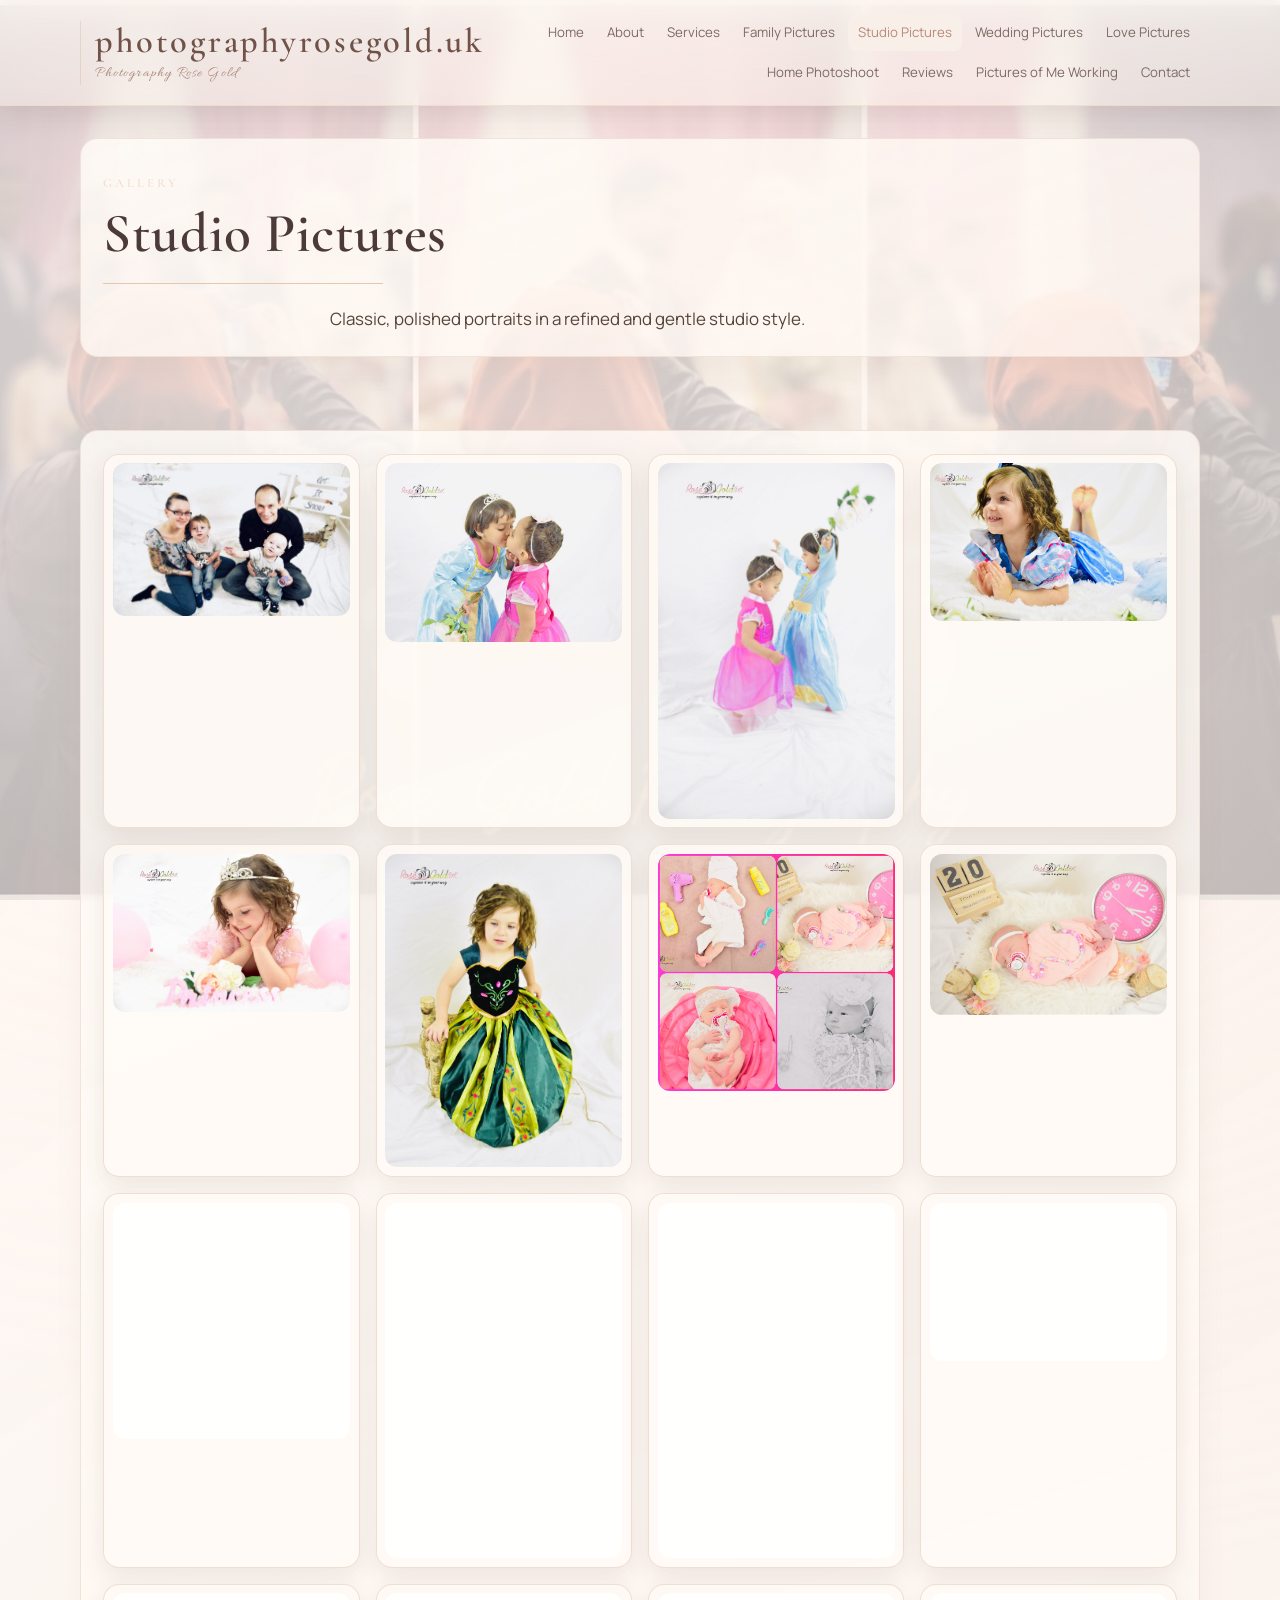
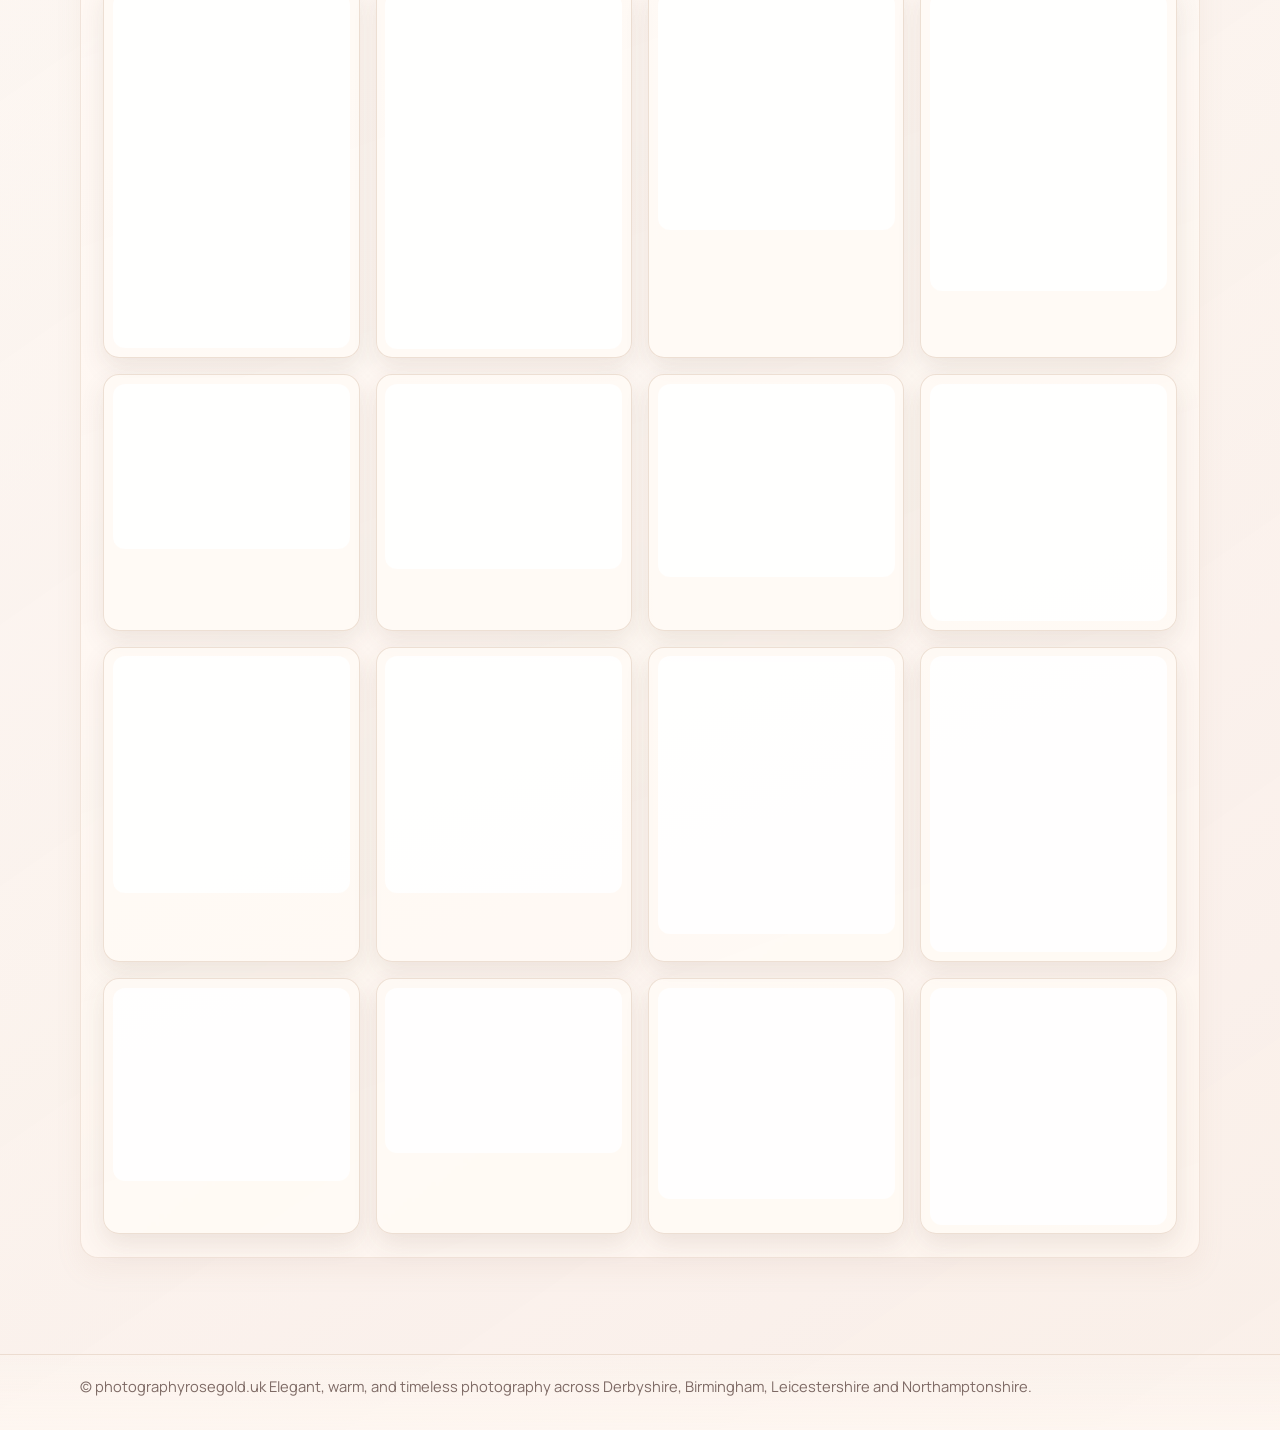
<file: studio-pictures.html>
<!doctype html>
<html lang="en">
<head>
  <meta charset="utf-8" />
  <meta name="viewport" content="width=device-width, initial-scale=1" />
  <title>Studio Pictures | photographyrosegold.uk</title>
  <meta name="description" content="Elegant photography website for photographyrosegold.uk." />
  <link rel="preconnect" href="https://fonts.googleapis.com" />
  <link rel="preconnect" href="https://fonts.gstatic.com" crossorigin />
  <link href="https://fonts.googleapis.com/css2?family=Allura&family=Cormorant+Garamond:wght@400;500;600;700&family=Manrope:wght@400;500;600&display=swap" rel="stylesheet" />
  <link rel="stylesheet" href="styles.css" />
</head>
<body>
  <header class="site-header">
    <div class="container header-inner">
      <a class="brand" href="index.html" aria-label="photographyrosegold.uk home">
        <span class="brand-text">
          <span class="brand-name">photographyrosegold.uk</span>
          <span class="brand-tagline">Photography Rose Gold</span>
        </span>
      </a>
      <button class="menu-button" type="button" aria-label="Toggle menu" aria-controls="site-nav" aria-expanded="false">☰</button>
      <nav id="site-nav" class="nav-wrap" aria-label="Primary navigation">
        <ul class="nav-list">
          <li><a href="index.html">Home</a></li>
<li><a href="about.html">About</a></li>
<li><a href="services.html">Services</a></li>
<li><a href="family-pictures.html">Family Pictures</a></li>
<li><a href="studio-pictures.html" aria-current="page">Studio Pictures</a></li>
<li><a href="wedding-pictures.html">Wedding Pictures</a></li>
<li><a href="love-pictures.html">Love Pictures</a></li>
<li><a href="home-photoshoot.html">Home Photoshoot</a></li>
<li><a href="reviews.html">Reviews</a></li>
<li><a href="pictures-of-me-working.html">Pictures of Me Working</a></li>
<li><a href="contact.html">Contact</a></li>
        </ul>
      </nav>
    </div>
  </header>
  <main>
    
<section class="page-intro">
  <div class="container">
    <p class="kicker">Gallery</p>
    <h1>Studio Pictures</h1>
    <hr class="divider" />
    <p class="lead">Classic, polished portraits in a refined and gentle studio style.</p>
  </div>
</section>
<section class="section">
  <div class="container gallery" data-gallery-keyword="studio">
    <p class="gallery-empty">Loading gallery...</p>
  </div>
</section>

  </main>
  <footer class="site-footer">
    <div class="container">© photographyrosegold.uk Elegant, warm, and timeless photography across Derbyshire, Birmingham, Leicestershire and Northamptonshire.</div>
  </footer>
  <script src="script.js"></script>
</body>
</html>
</file>
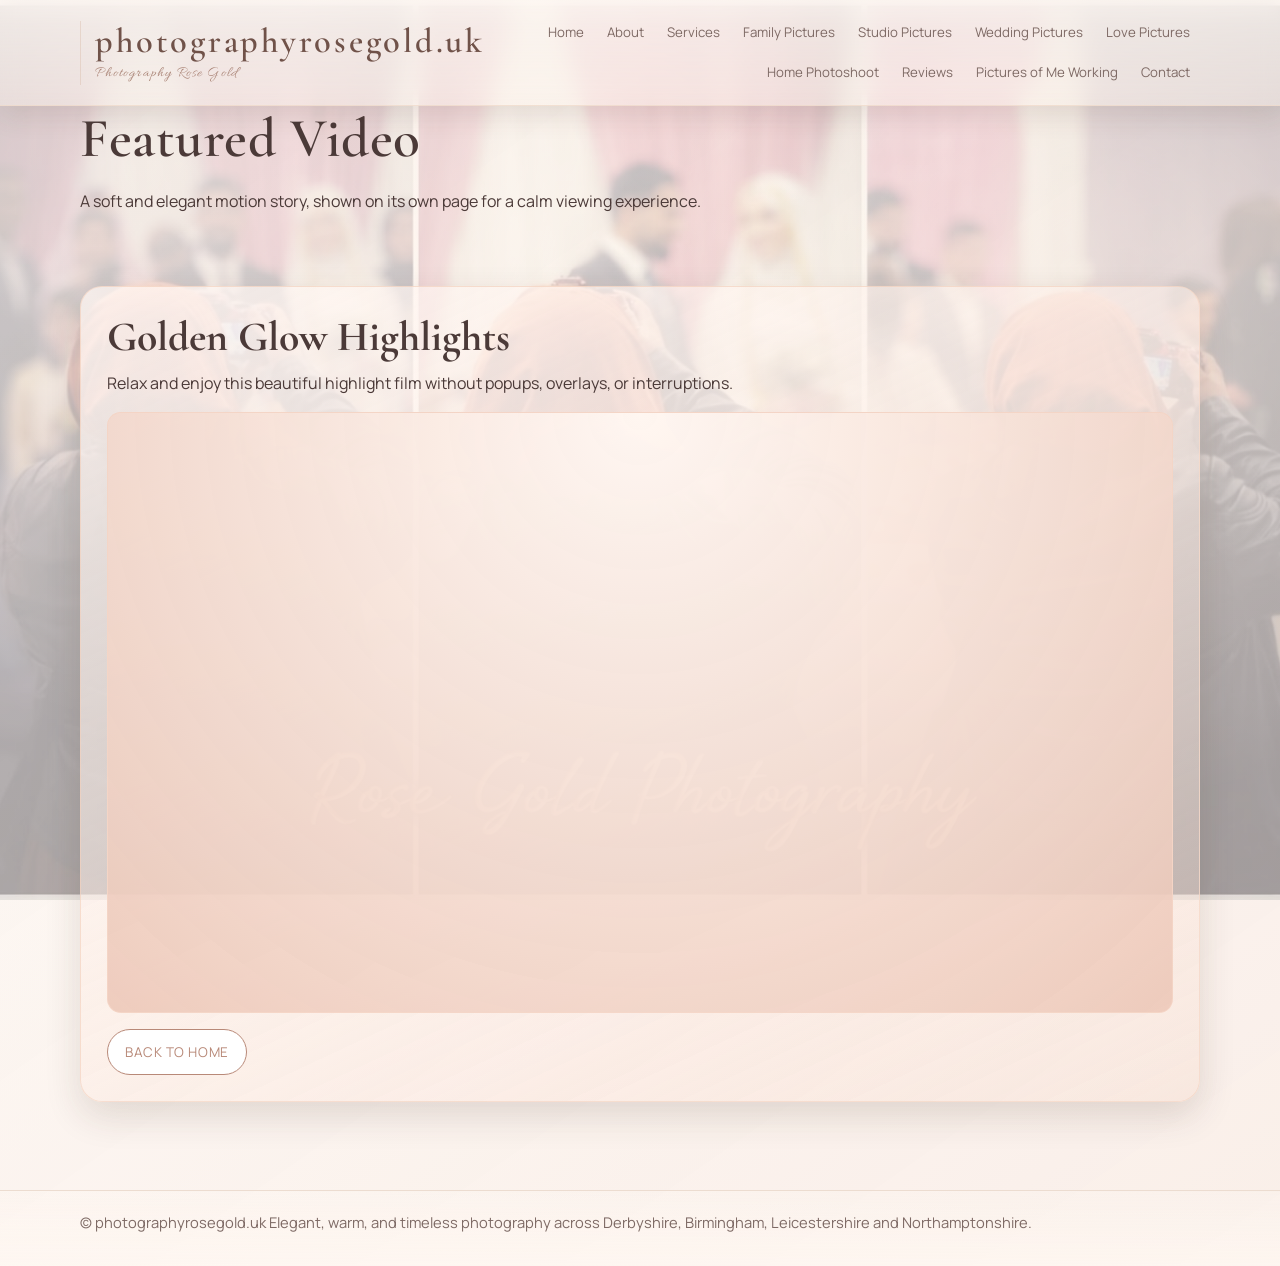
<file: video.html>
<!doctype html>
<html lang="en">
<head>
  <meta charset="utf-8" />
  <meta name="viewport" content="width=device-width, initial-scale=1" />
  <title>Video | photographyrosegold.uk</title>
  <meta name="description" content="Watch a featured photographyrosegold.uk film in a calm, elegant full-page layout." />
  <link rel="preconnect" href="https://fonts.googleapis.com" />
  <link rel="preconnect" href="https://fonts.gstatic.com" crossorigin />
  <link href="https://fonts.googleapis.com/css2?family=Allura&family=Cormorant+Garamond:wght@400;500;600;700&family=Manrope:wght@400;500;600&display=swap" rel="stylesheet" />
  <link rel="stylesheet" href="styles.css" />
</head>
<body>
  <header class="site-header">
    <div class="container header-inner">
      <a class="brand" href="index.html" aria-label="photographyrosegold.uk home">
        <span class="brand-text">
          <span class="brand-name">photographyrosegold.uk</span>
          <span class="brand-tagline">Photography Rose Gold</span>
        </span>
      </a>
      <button class="menu-button" type="button" aria-label="Toggle menu" aria-controls="site-nav" aria-expanded="false">☰</button>
      <nav id="site-nav" class="nav-wrap" aria-label="Primary navigation">
        <ul class="nav-list">
          <li><a href="index.html">Home</a></li>
          <li><a href="about.html">About</a></li>
          <li><a href="services.html">Services</a></li>
          <li><a href="family-pictures.html">Family Pictures</a></li>
          <li><a href="studio-pictures.html">Studio Pictures</a></li>
          <li><a href="wedding-pictures.html">Wedding Pictures</a></li>
          <li><a href="love-pictures.html">Love Pictures</a></li>
          <li><a href="home-photoshoot.html">Home Photoshoot</a></li>
          <li><a href="reviews.html">Reviews</a></li>
          <li><a href="pictures-of-me-working.html">Pictures of Me Working</a></li>
          <li><a href="contact.html">Contact</a></li>
        </ul>
      </nav>
    </div>
  </header>

  <main>
    <section class="page-banner">
      <div class="container">
        <h1>Featured Video</h1>
        <p>A soft and elegant motion story, shown on its own page for a calm viewing experience.</p>
      </div>
    </section>

    <section class="video-page-section" aria-label="Featured video player">
      <div class="container">
        <article class="video-page-card">
          <h2>Golden Glow Highlights</h2>
          <p>Relax and enjoy this beautiful highlight film without popups, overlays, or interruptions.</p>
          <div class="video-page-frame-wrap">
            <iframe src="https://www.youtube-nocookie.com/embed/_EYbESLUwtE?rel=0&modestbranding=1" title="Golden Glow Highlights" allow="accelerometer; autoplay; clipboard-write; encrypted-media; gyroscope; picture-in-picture; web-share" allowfullscreen referrerpolicy="strict-origin-when-cross-origin"></iframe>
          </div>
          <div class="video-page-actions">
            <a class="btn btn-secondary" href="index.html">Back to Home</a>
          </div>
        </article>
      </div>
    </section>
  </main>

  <footer class="site-footer">
    <div class="container">© photographyrosegold.uk Elegant, warm, and timeless photography across Derbyshire, Birmingham, Leicestershire and Northamptonshire.</div>
  </footer>
  <script src="script.js"></script>
</body>
</html>
</file>
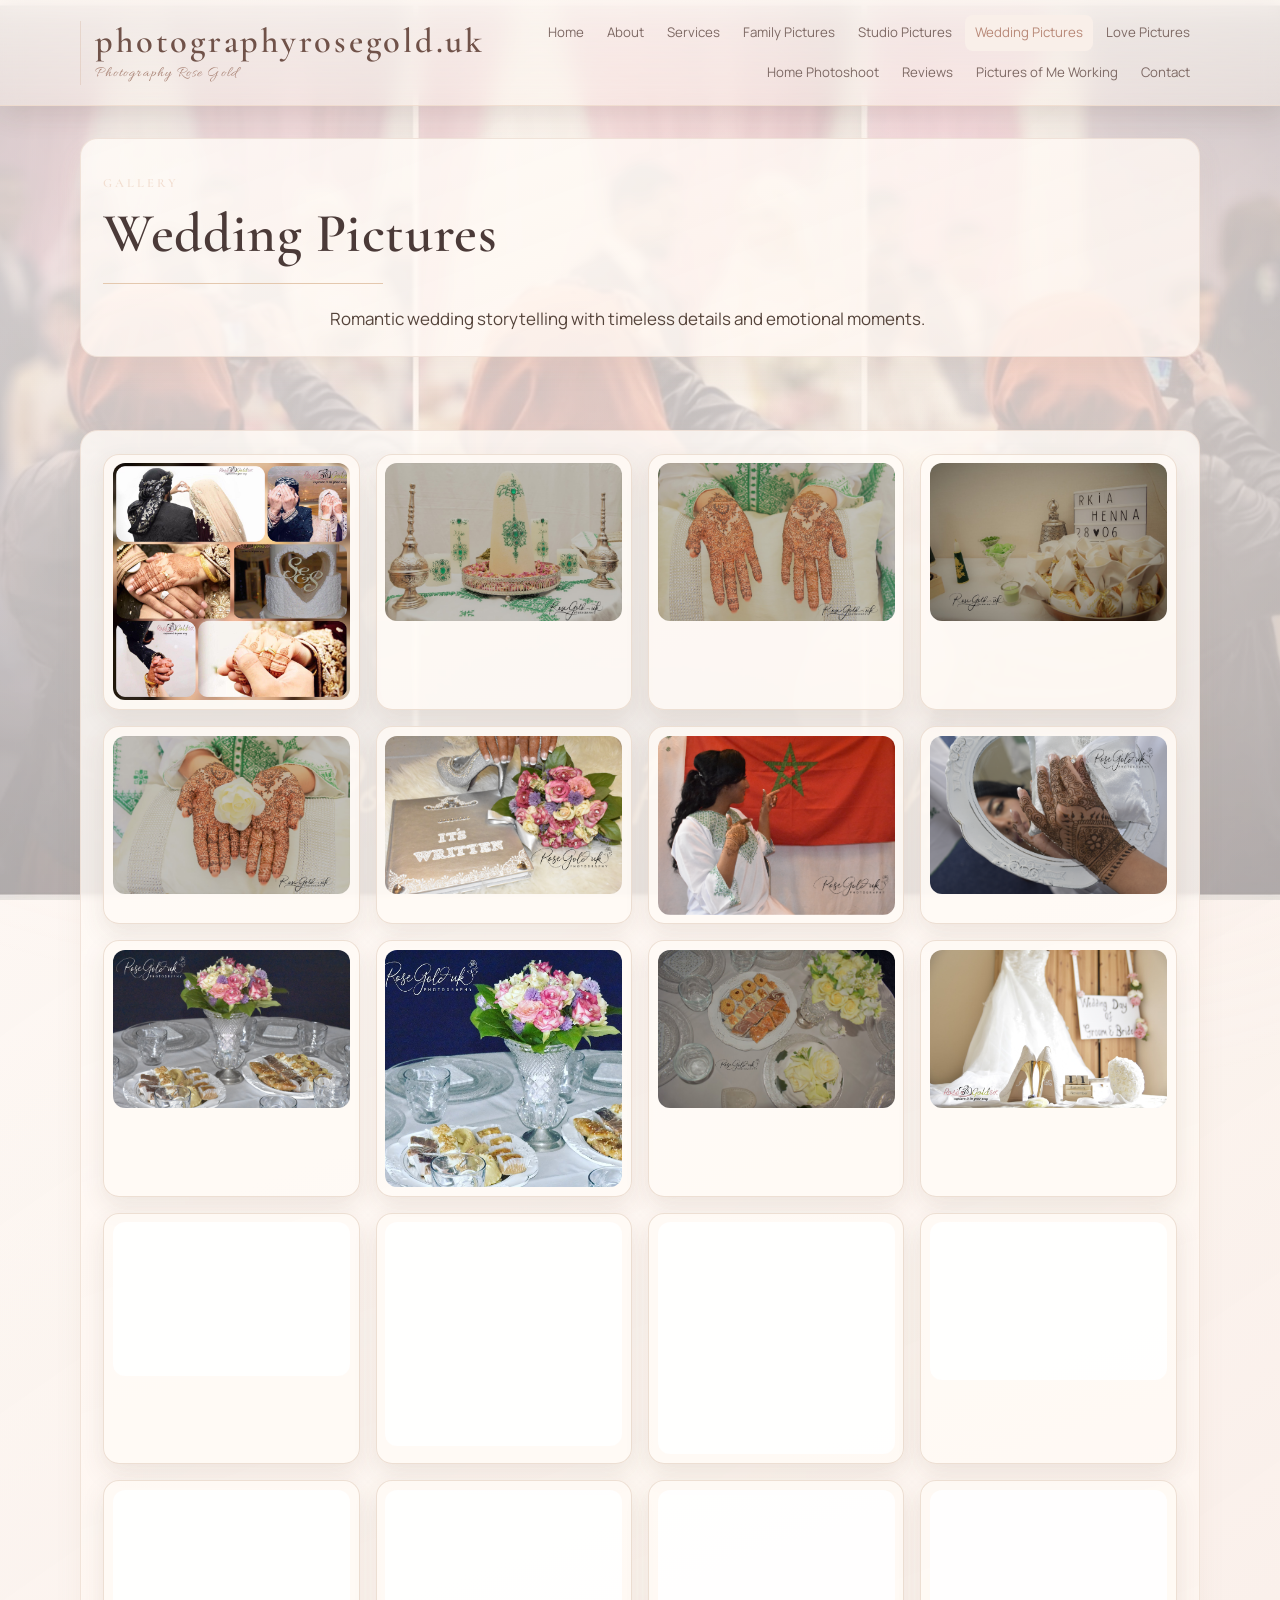
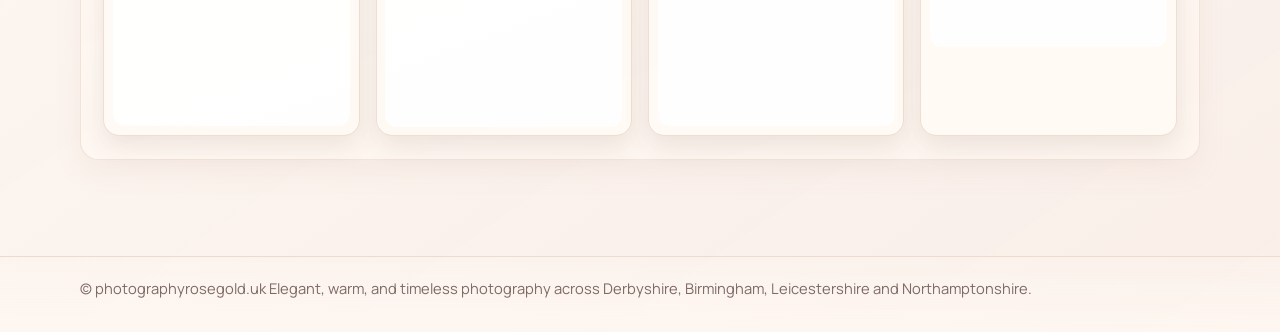
<file: wedding-pictures.html>
<!doctype html>
<html lang="en">
<head>
  <meta charset="utf-8" />
  <meta name="viewport" content="width=device-width, initial-scale=1" />
  <title>Wedding Pictures | photographyrosegold.uk</title>
  <meta name="description" content="Elegant photography website for photographyrosegold.uk." />
  <link rel="preconnect" href="https://fonts.googleapis.com" />
  <link rel="preconnect" href="https://fonts.gstatic.com" crossorigin />
  <link href="https://fonts.googleapis.com/css2?family=Allura&family=Cormorant+Garamond:wght@400;500;600;700&family=Manrope:wght@400;500;600&display=swap" rel="stylesheet" />
  <link rel="stylesheet" href="styles.css" />
</head>
<body>
  <header class="site-header">
    <div class="container header-inner">
      <a class="brand" href="index.html" aria-label="photographyrosegold.uk home">
        <span class="brand-text">
          <span class="brand-name">photographyrosegold.uk</span>
          <span class="brand-tagline">Photography Rose Gold</span>
        </span>
      </a>
      <button class="menu-button" type="button" aria-label="Toggle menu" aria-controls="site-nav" aria-expanded="false">☰</button>
      <nav id="site-nav" class="nav-wrap" aria-label="Primary navigation">
        <ul class="nav-list">
          <li><a href="index.html">Home</a></li>
<li><a href="about.html">About</a></li>
<li><a href="services.html">Services</a></li>
<li><a href="family-pictures.html">Family Pictures</a></li>
<li><a href="studio-pictures.html">Studio Pictures</a></li>
<li><a href="wedding-pictures.html" aria-current="page">Wedding Pictures</a></li>
<li><a href="love-pictures.html">Love Pictures</a></li>
<li><a href="home-photoshoot.html">Home Photoshoot</a></li>
<li><a href="reviews.html">Reviews</a></li>
<li><a href="pictures-of-me-working.html">Pictures of Me Working</a></li>
<li><a href="contact.html">Contact</a></li>
        </ul>
      </nav>
    </div>
  </header>
  <main>
    
<section class="page-intro">
  <div class="container">
    <p class="kicker">Gallery</p>
    <h1>Wedding Pictures</h1>
    <hr class="divider" />
    <p class="lead">Romantic wedding storytelling with timeless details and emotional moments.</p>
  </div>
</section>
<section class="section">
  <div class="container gallery" data-gallery-keyword="wedding">
    <p class="gallery-empty">Loading gallery...</p>
  </div>
</section>

  </main>
  <footer class="site-footer">
    <div class="container">© photographyrosegold.uk Elegant, warm, and timeless photography across Derbyshire, Birmingham, Leicestershire and Northamptonshire.</div>
  </footer>
  <script src="script.js"></script>
</body>
</html>
</file>
<file: styles.css>
:root {
  --bg: #fdf7f2;
  --surface: #fffaf6;
  --surface-soft: #f9efe9;
  --text: #4b3a38;
  --muted: #7e6a65;
  --rose-gold: #b88978;
  --gold-soft: #e4c8ae;
  --border: #ecdcd0;
  --shadow: 0 12px 30px rgba(184, 137, 120, 0.12);
}

* {
  box-sizing: border-box;
}

html,
body {
  margin: 0;
  padding: 0;
  background-color: #f5e9e1;
  background:
    linear-gradient(145deg, rgba(255, 250, 246, 0.68), rgba(248, 236, 229, 0.62)),
    radial-gradient(circle at 18% 12%, rgba(255, 232, 223, 0.44), transparent 38%),
    radial-gradient(circle at 86% 24%, rgba(249, 230, 218, 0.42), transparent 34%),
    url("rose gold/rosegold.jpg") center center / cover fixed no-repeat;
  color: var(--text);
  font-family: "Manrope", "Helvetica Neue", Arial, sans-serif;
  line-height: 1.65;
  position: relative;
  min-height: 100vh;
}

body::before,
body::after {
  content: "";
  position: fixed;
  width: 190px;
  height: 190px;
  pointer-events: none;
  z-index: -1;
  opacity: 0.45;
  background:
    radial-gradient(circle at 42% 30%, rgba(255, 255, 255, 0.85) 0 7px, transparent 8px),
    radial-gradient(circle at 66% 62%, rgba(255, 255, 255, 0.65) 0 5px, transparent 6px),
    radial-gradient(circle at 20% 76%, rgba(246, 215, 190, 0.5) 0 9px, transparent 10px);
  filter: drop-shadow(0 0 8px rgba(255, 246, 236, 0.8));
}

body::before {
  top: 10px;
  right: 8px;
}

body::after {
  bottom: 12px;
  left: 8px;
}

img {
  max-width: 100%;
  display: block;
}

a {
  color: inherit;
}

.container {
  width: min(1120px, 92vw);
  margin: 0 auto;
}

.site-header {
  position: sticky;
  top: 0;
  z-index: 50;
  background: linear-gradient(180deg, rgba(255, 249, 244, 0.72), rgba(255, 246, 239, 0.45));
  backdrop-filter: blur(10px);
  border-bottom: 1px solid rgba(232, 202, 179, 0.5);
  box-shadow: 0 8px 26px rgba(86, 54, 42, 0.12);
}

.header-inner {
  display: flex;
  align-items: center;
  justify-content: space-between;
  flex-wrap: wrap;
  gap: 1rem;
  padding: 0.95rem 0 0.85rem;
}

.brand {
  text-decoration: none;
  display: inline-flex;
  align-items: flex-start;
  padding: 0.15rem 0.4rem 0.2rem 0;
  border-left: 1px solid rgba(212, 178, 154, 0.35);
  padding-left: 0.9rem;
  max-width: 100%;
}

.brand-text {
  display: flex;
  flex-direction: column;
  line-height: 1.1;
}

.brand-name {
  font-family: "Cormorant Garamond", Georgia, serif;
  font-size: clamp(1.42rem, 3.8vw, 2.15rem);
  color: #705249;
  letter-spacing: 0.08em;
  font-weight: 600;
  text-transform: lowercase;
}

.brand-tagline {
  font-family: "Allura", "Brush Script MT", cursive;
  letter-spacing: 0.08em;
  font-size: clamp(0.74rem, 1.7vw, 0.92rem);
  color: #a88274;
  margin-top: 0.28rem;
  text-transform: none;
}

.corner-promo {
  margin: 1.4rem 0 0 auto;
  width: min(315px, 92%);
  text-align: left;
  padding: 0.85rem 1rem;
  border-radius: 14px;
  border: 1px solid rgba(248, 223, 208, 0.6);
  background: linear-gradient(165deg, rgba(255, 246, 239, 0.24), rgba(255, 230, 214, 0.12));
  box-shadow: 0 10px 24px rgba(29, 17, 14, 0.14);
  backdrop-filter: blur(2px);
}

.corner-promo p {
  margin: 0.2rem 0;
  font-family: "Cormorant Garamond", Georgia, serif;
  font-size: 0.95rem;
  color: #5d3a34;
  line-height: 1.45;
  letter-spacing: 0.01em;
  text-wrap: pretty;
}

.corner-promo a {
  color: #6a3f36;
  text-decoration-color: rgba(106, 63, 54, 0.45);
  text-underline-offset: 0.18rem;
  font-weight: 600;
}

.menu-button {
  margin-left: auto;
  border: 1px solid var(--border);
  background: var(--surface);
  color: var(--rose-gold);
  width: 2.5rem;
  height: 2.5rem;
  border-radius: 10px;
  font-size: 1.2rem;
}

.nav-wrap {
  width: 100%;
  display: none;
  border-top: 1px solid var(--border);
}

.nav-wrap.open {
  display: block;
}

.nav-list {
  list-style: none;
  margin: 0;
  padding: 0.5rem 0 0.9rem;
  display: grid;
  gap: 0.25rem;
}

.nav-list a {
  display: block;
  text-decoration: none;
  padding: 0.55rem 0.6rem;
  border-radius: 8px;
  color: var(--muted);
  font-size: 0.95rem;
}

.nav-list a[aria-current="page"],
.nav-list a:hover,
.nav-list a:focus-visible {
  background: var(--surface-soft);
  color: var(--rose-gold);
  outline: none;
}

.hero {
  position: relative;
  isolation: isolate;
  padding: clamp(2.5rem, 8vw, 5.5rem) 0 clamp(3rem, 8vw, 6rem);
  min-height: 120vh;
  display: flex;
  align-items: center;
  background: transparent;
}

.hero::before {
  content: "";
  position: absolute;
  inset: 0;
  z-index: -1;
  background:
    radial-gradient(circle at 20% 30%, rgba(255, 242, 232, 0.24), transparent 48%),
    radial-gradient(circle at 75% 12%, rgba(244, 208, 190, 0.2), transparent 42%),
    linear-gradient(to bottom, rgba(70, 43, 36, 0.35), rgba(86, 52, 43, 0.24));
}

.hero-content {
  text-align: center;
  color: #fff8f2;
  text-shadow: 0 2px 16px rgba(34, 22, 18, 0.35);
  max-width: min(920px, 94vw);
}

.kicker {
  font-family: "Cormorant Garamond", Georgia, serif;
  text-transform: uppercase;
  letter-spacing: 0.24em;
  color: #f2dfd2;
  font-size: 0.78rem;
  margin-bottom: 0.45rem;
  font-weight: 600;
}

h1,
h2,
h3 {
  font-family: "Cormorant Garamond", Georgia, serif;
  line-height: 1.2;
  margin: 0 0 0.8rem;
  color: inherit;
}

h1 {
  font-size: clamp(1.8rem, 5.8vw, 3.45rem);
  font-weight: 600;
  letter-spacing: 0.01em;
}

h2 {
  font-size: clamp(1.7rem, 4vw, 2.6rem);
}

.section {
  padding: clamp(2rem, 5vw, 4rem) 0;
}

.page-intro .container,
.section > .container {
  background: linear-gradient(160deg, rgba(255, 251, 247, 0.82), rgba(255, 246, 240, 0.76));
  border: 1px solid rgba(236, 220, 208, 0.72);
  border-radius: 18px;
  padding: clamp(1rem, 3vw, 1.4rem);
  box-shadow: 0 12px 28px rgba(184, 137, 120, 0.08);
  backdrop-filter: blur(1.5px);
}

.section-soft {
  background: linear-gradient(180deg, rgba(255, 245, 238, 0.52), rgba(249, 234, 225, 0.46));
  border-top: 1px solid rgba(236, 220, 208, 0.6);
  border-bottom: 1px solid rgba(236, 220, 208, 0.6);
}

.home-welcome {
  padding-bottom: clamp(2.8rem, 7vw, 5rem);
}

.divider {
  width: min(280px, 70%);
  margin: 1rem 0 1.3rem;
  border: 0;
  border-top: 1px solid var(--gold-soft);
  position: relative;
}

.divider::after {
  content: "✦";
  position: absolute;
  left: 50%;
  transform: translate(-50%, -58%);
  background: var(--bg);
  color: var(--rose-gold);
  padding: 0 0.45rem;
}

.section-soft .divider::after {
  background: var(--surface-soft);
}

.button-row {
  display: flex;
  flex-wrap: wrap;
  justify-content: center;
  gap: 0.8rem;
  margin-top: 1.5rem;
}

.btn {
  border: 1px solid var(--rose-gold);
  text-decoration: none;
  display: inline-flex;
  align-items: center;
  justify-content: center;
  padding: 0.68rem 1.1rem;
  border-radius: 999px;
  font-family: "Manrope", "Helvetica Neue", Arial, sans-serif;
  font-size: 0.84rem;
  letter-spacing: 0.04em;
  text-transform: uppercase;
}

.btn-primary {
  background: linear-gradient(135deg, #c59a63, #b5834b);
  color: #fff;
}

.btn-secondary {
  color: var(--rose-gold);
  background: #fff;
}

.card,
.contact-box {
  border-radius: 16px;
  box-shadow: var(--shadow);
}

.lead {
  font-size: 1.06rem;
  color: #55443b;
  max-width: 62ch;
  margin: 0.8rem auto 0;
}

.hero-copy {
  margin: 1.1rem auto 0;
  width: min(760px, 100%);
  padding: clamp(1rem, 3vw, 1.8rem) clamp(0.9rem, 3.8vw, 1.8rem);
  border-radius: 14px;
  background: linear-gradient(160deg, rgba(42, 26, 22, 0.2), rgba(40, 25, 20, 0.34));
  backdrop-filter: blur(1.5px);
}

.hero-copy p {
  margin: 0.62rem auto;
  max-width: 37ch;
  font-family: "Cormorant Garamond", Georgia, serif;
  font-size: clamp(1.02rem, 2.2vw, 1.26rem);
  line-height: 1.58;
  letter-spacing: 0.01em;
  text-wrap: pretty;
}

.hero-poem {
  margin-bottom: 0.85rem;
  max-width: 40ch;
}

.signature-line {
  margin-top: 1.1rem;
  max-width: 30ch;
  font-family: "Cormorant Garamond", Georgia, serif;
  font-size: clamp(1.15rem, 3vw, 1.55rem);
  color: #fff3e8;
  line-height: 1.35;
  text-wrap: balance;
}

.hero-script {
  margin: 0;
  font-family: "Allura", "Brush Script MT", cursive;
  font-size: clamp(1.6rem, 4.8vw, 2.6rem);
  color: #ffe3d1;
  line-height: 1.1;
}

.hero-flourish {
  margin: 0.45rem auto 1.2rem;
  width: min(440px, 85%);
  color: #f6d9c9;
  font-size: 1.2rem;
  display: flex;
  align-items: center;
  justify-content: center;
  gap: 0.8rem;
}

.hero-flourish::before,
.hero-flourish::after {
  content: "";
  height: 1px;
  flex: 1;
  background: linear-gradient(90deg, transparent, rgba(255, 234, 219, 0.95), transparent);
}

.cards {
  display: grid;
  gap: 1rem;
  grid-template-columns: repeat(auto-fit, minmax(220px, 1fr));
}

.card {
  background: var(--surface);
  border: 1px solid var(--border);
  padding: 1.1rem;
}

.service-cards {
  gap: 1.15rem;
}

.service-card {
  background: linear-gradient(160deg, rgba(255, 255, 255, 0.96), rgba(255, 248, 242, 0.92));
  padding: 1.2rem;
  display: flex;
  flex-direction: column;
  gap: 0.7rem;
}

.service-card h3 {
  margin-bottom: 0;
}

.service-card p {
  margin: 0;
}

.service-link {
  margin-top: auto;
  text-decoration: none;
  align-self: flex-start;
  border: 1px solid var(--border);
  border-radius: 999px;
  background: #fff;
  color: var(--rose-gold);
  font-size: 0.8rem;
  letter-spacing: 0.03em;
  padding: 0.42rem 0.8rem;
}

.service-link:hover,
.service-link:focus-visible {
  background: var(--surface-soft);
  outline: none;
}


.service-card-trigger {
  border-radius: 18px;
  box-shadow: 0 12px 28px rgba(117, 80, 67, 0.08);
}

.service-card-trigger:hover {
  transform: translateY(-2px);
  transition: transform 220ms ease;
}

.service-groups {
  display: grid;
  gap: 1.2rem;
}

.service-group {
  background: var(--surface);
  border: 1px solid var(--border);
  border-radius: 16px;
  padding: clamp(1rem, 3vw, 1.4rem);
  box-shadow: var(--shadow);
}

.service-group h2 {
  margin-bottom: 0.85rem;
}

.service-gallery {
  display: grid;
  grid-template-columns: repeat(auto-fit, minmax(130px, 1fr));
  gap: 0.7rem;
}

.service-gallery img {
  width: 100%;
  aspect-ratio: auto;
  height: auto;
  object-fit: contain;
  object-position: center top;
  border-radius: 12px;
  border: 1px solid rgba(236, 220, 208, 0.9);
  background: rgba(255, 255, 255, 0.86);
}

.service-group .note {
  margin-top: 0.9rem;
}

.gallery {
  display: grid;
  grid-template-columns: repeat(auto-fit, minmax(220px, 1fr));
  gap: 1rem;
}

.gallery-item {
  margin: 0;
  border-radius: 16px;
  overflow: visible;
  border: 1px solid rgba(236, 220, 208, 0.9);
  background: rgba(255, 250, 246, 0.8);
  box-shadow: 0 10px 24px rgba(86, 54, 42, 0.1);
  padding: 0.55rem;
}

.gallery-item img {
  width: 100%;
  aspect-ratio: auto;
  height: auto;
  object-fit: contain;
  object-position: center top;
  border-radius: 12px;
  background: rgba(255, 255, 255, 0.86);
}

.review-gallery .gallery-item {
  display: flex;
  align-items: center;
  justify-content: center;
}

.review-gallery .gallery-item img {
  background: #fff;
}

.gallery-empty {
  margin: 0;
  padding: 1.4rem;
  text-align: center;
  background: var(--surface);
  border: 1px solid var(--border);
  border-radius: 16px;
  color: var(--muted);
  font-size: 1.02rem;
}

.page-intro {
  padding: 2rem 0 0.6rem;
}

.note {
  border-left: 3px solid var(--rose-gold);
  padding: 0.2rem 0 0.2rem 1rem;
}

.about-name {
  margin: 0.2rem 0 0;
  font-family: "Allura", "Brush Script MT", cursive;
  font-size: clamp(1.5rem, 4.2vw, 2.2rem);
  color: #9a7062;
  letter-spacing: 0.03em;
}

.about-profile {
  display: grid;
  gap: 1.1rem;
}

.about-portrait {
  margin: 0;
  width: min(420px, 100%);
  border-radius: 22px;
  overflow: hidden;
  border: 1px solid rgba(236, 220, 208, 0.9);
  box-shadow: 0 16px 36px rgba(184, 137, 120, 0.16);
  background: linear-gradient(165deg, rgba(255, 250, 246, 0.94), rgba(255, 243, 235, 0.88));
  padding: 0.5rem;
}

.about-portrait img {
  width: 100%;
  height: auto;
  object-fit: contain;
  object-position: center center;
  border-radius: 16px;
}

.about-portrait-image {
  display: block;
  width: 100%;
  max-height: min(78vh, 620px);
  aspect-ratio: 3 / 4;
  margin: 0 auto;
  object-fit: contain;
  object-position: center center;
  image-orientation: from-image;
  transform: rotate(0deg);
  transform-origin: center center;
}

.about-copy p:first-child {
  margin-top: 0;
}

.form-grid {
  display: grid;
  gap: 0.9rem;
}

label {
  display: block;
  margin-bottom: 0.35rem;
  font-family: "Manrope", "Helvetica Neue", Arial, sans-serif;
  font-size: 0.85rem;
  color: var(--muted);
}

input,
textarea {
  width: 100%;
  border: 1px solid #d9cab7;
  border-radius: 11px;
  padding: 0.72rem 0.85rem;
  font-family: inherit;
  font-size: 1rem;
  background: #fff;
}

textarea {
  min-height: 150px;
  resize: vertical;
}

.field-error {
  border-color: #bf4f4f;
  box-shadow: 0 0 0 3px rgba(191, 79, 79, 0.12);
}

.form-status {
  margin: 0.2rem 0 0;
  min-height: 1.5rem;
  font-size: 0.92rem;
}

.form-status.sending {
  color: #7e6a65;
}

.form-status.success {
  color: #2e6c45;
}

.form-status.error {
  color: #a63030;
}

.btn[disabled] {
  opacity: 0.78;
  cursor: wait;
}


.bottom-image-section {
  padding: 1.2rem 0 0.3rem;
}

.bottom-feature-image {
  width: min(960px, 100%);
  margin: 0 auto;
  border-radius: 20px;
  box-shadow: 0 14px 35px rgba(184, 137, 120, 0.14);
}

.logo-bottom-section {
  padding: 0.8rem 0 0.2rem;
}

.logo-bottom-image {
  width: min(380px, 68vw);
  margin: 0 auto;
  border-radius: 16px;
  box-shadow: 0 10px 28px rgba(184, 137, 120, 0.16);
}

.site-footer {
  padding: 1.2rem 0 2rem;
  border-top: 1px solid var(--border);
  margin-top: 2rem;
  color: var(--muted);
  font-size: 0.92rem;
  background: linear-gradient(180deg, rgba(255, 248, 242, 0.2), rgba(255, 248, 242, 0.72));
}

@media (min-width: 900px) {
  .header-inner {
    flex-wrap: nowrap;
    gap: 1.2rem;
  }

  .menu-button {
    display: none;
  }

  .nav-wrap {
    width: auto;
    display: block;
    border: 0;
  }

  .nav-list {
    display: flex;
    flex-wrap: wrap;
    justify-content: flex-end;
    gap: 0.2rem;
    padding: 0;
  }

  .nav-list a {
    padding: 0.45rem 0.62rem;
    font-size: 0.83rem;
  }

  .hero-grid {
    grid-template-columns: 1fr;
    gap: 1.2rem;
  }

  .about-profile {
    grid-template-columns: minmax(260px, 360px) 1fr;
    align-items: start;
    gap: 1.5rem;
  }

  .about-portrait {
    position: sticky;
    top: 7.5rem;
  }
}

@media (max-width: 600px) {
  body::before,
  body::after {
    width: 130px;
    height: 130px;
    opacity: 0.28;
  }

  .brand {
    padding-left: 0.62rem;
  }

  .brand-name {
    font-size: clamp(1.1rem, 5.5vw, 1.45rem);
    letter-spacing: 0.06em;
  }

  .brand-tagline {
    font-size: 0.72rem;
  }

  .corner-promo {
    margin-top: 1.1rem;
    width: min(280px, 96%);
    padding: 0.75rem 0.8rem;
  }

  .corner-promo p {
    font-size: 0.9rem;
  }

  .hero {
    min-height: 100vh;
    padding-top: 2.1rem;
  }

  .hero-copy {
    width: min(96vw, 560px);
    padding: 1rem 0.95rem;
  }

  .hero-copy p {
    max-width: 31ch;
    font-size: 0.98rem;
    line-height: 1.52;
  }

  .gallery-item {
    border-radius: 14px;
    padding: 0.4rem;
  }

  .gallery-item img {
    border-radius: 10px;
  }

  .review-gallery .gallery-item img {
    max-height: 80vh;
  }

  .about-portrait {
    margin: 0 auto;
    width: min(100%, 340px);
    padding: 0.42rem;
    border-radius: 18px;
  }

  .about-portrait img {
    max-height: min(70vh, 460px);
    object-fit: contain;
    object-position: center center;
    border-radius: 12px;
  }

  .about-portrait-image {
    aspect-ratio: auto;
    max-height: min(72vh, 520px);
  }
}

.video-showcase {
  margin-top: clamp(1.8rem, 5vw, 3rem);
  padding: clamp(1rem, 3vw, 1.5rem);
  border-radius: 20px;
  border: 1px solid rgba(244, 214, 197, 0.75);
  background: linear-gradient(155deg, rgba(255, 247, 243, 0.35), rgba(246, 216, 202, 0.22));
  box-shadow: 0 14px 36px rgba(56, 32, 24, 0.18);
}

.video-showcase h2 {
  margin-bottom: 0.4rem;
}

.video-showcase-intro {
  margin: 0 0 1rem;
  font-family: "Cormorant Garamond", Georgia, serif;
  font-size: clamp(1.02rem, 2.5vw, 1.25rem);
}

.video-grid {
  display: grid;
  gap: 0.9rem;
  grid-template-columns: repeat(auto-fit, minmax(210px, 1fr));
}

.video-card {
  border: 1px solid rgba(243, 208, 191, 0.82);
  border-radius: 18px;
  padding: 0.6rem;
  background: linear-gradient(160deg, rgba(255, 252, 249, 0.94), rgba(255, 242, 235, 0.8));
  text-align: left;
  color: #593e38;
  text-decoration: none;
  cursor: pointer;
  box-shadow: 0 12px 30px rgba(117, 80, 67, 0.14);
  transition: transform 220ms ease, box-shadow 220ms ease;
  display: grid;
  gap: 0.7rem;
  position: relative;
}

.video-card:hover,
.video-card:focus-visible {
  transform: translateY(-2px);
  box-shadow: 0 16px 34px rgba(117, 80, 67, 0.2);
  outline: none;
}

.video-card-thumbnail {
  display: block;
  width: 100%;
  aspect-ratio: 16 / 9;
  border-radius: 14px;
  border: 1px solid rgba(248, 223, 208, 0.95);
  background: linear-gradient(0deg, rgba(37, 17, 13, 0.22), rgba(37, 17, 13, 0.22)), var(--video-thumb) center center / cover no-repeat;
}

.video-card-content {
  display: block;
  padding: 0 0.2rem 0.25rem;
}

.video-card-title {
  display: block;
  font-family: "Cormorant Garamond", Georgia, serif;
  font-size: 1.2rem;
}

.video-card-subtitle {
  display: block;
  font-size: 0.9rem;
  color: #7d5a50;
}

.video-play-icon {
  position: absolute;
  top: 1.05rem;
  right: 1.05rem;
  width: 2.35rem;
  height: 2.35rem;
  border-radius: 999px;
  background: rgba(255, 251, 247, 0.9);
  color: #a67567;
  border: 1px solid rgba(250, 224, 209, 0.95);
  display: inline-flex;
  align-items: center;
  justify-content: center;
  font-size: 1rem;
  box-shadow: 0 6px 16px rgba(54, 33, 27, 0.2);
}

@media (max-width: 600px) {
  .video-showcase {
    padding: 0.8rem;
  }

  .video-page-card {
    padding: 1rem;
  }

  .video-page-card h2 {
    font-size: 1.35rem;
  }
}


.video-page-section {
  padding: clamp(2rem, 5vw, 3.5rem) 0;
}

.video-page-card {
  border: 1px solid rgba(244, 214, 197, 0.75);
  border-radius: 22px;
  background: linear-gradient(155deg, rgba(255, 247, 243, 0.72), rgba(246, 216, 202, 0.32));
  box-shadow: 0 14px 36px rgba(56, 32, 24, 0.14);
  padding: clamp(1.1rem, 3vw, 1.6rem);
}

.video-page-card h2 {
  margin: 0 0 0.45rem;
}

.video-page-card p {
  margin: 0 0 1rem;
}

.video-page-frame-wrap {
  border-radius: 14px;
  overflow: hidden;
  border: 1px solid rgba(245, 213, 198, 0.92);
  background: radial-gradient(circle at top, rgba(255, 247, 242, 0.95), rgba(236, 198, 182, 0.86));
}

.video-page-frame-wrap iframe {
  width: 100%;
  aspect-ratio: 16 / 9;
  border: 0;
  display: block;
}

.video-page-actions {
  margin-top: 1rem;
}
</file>
